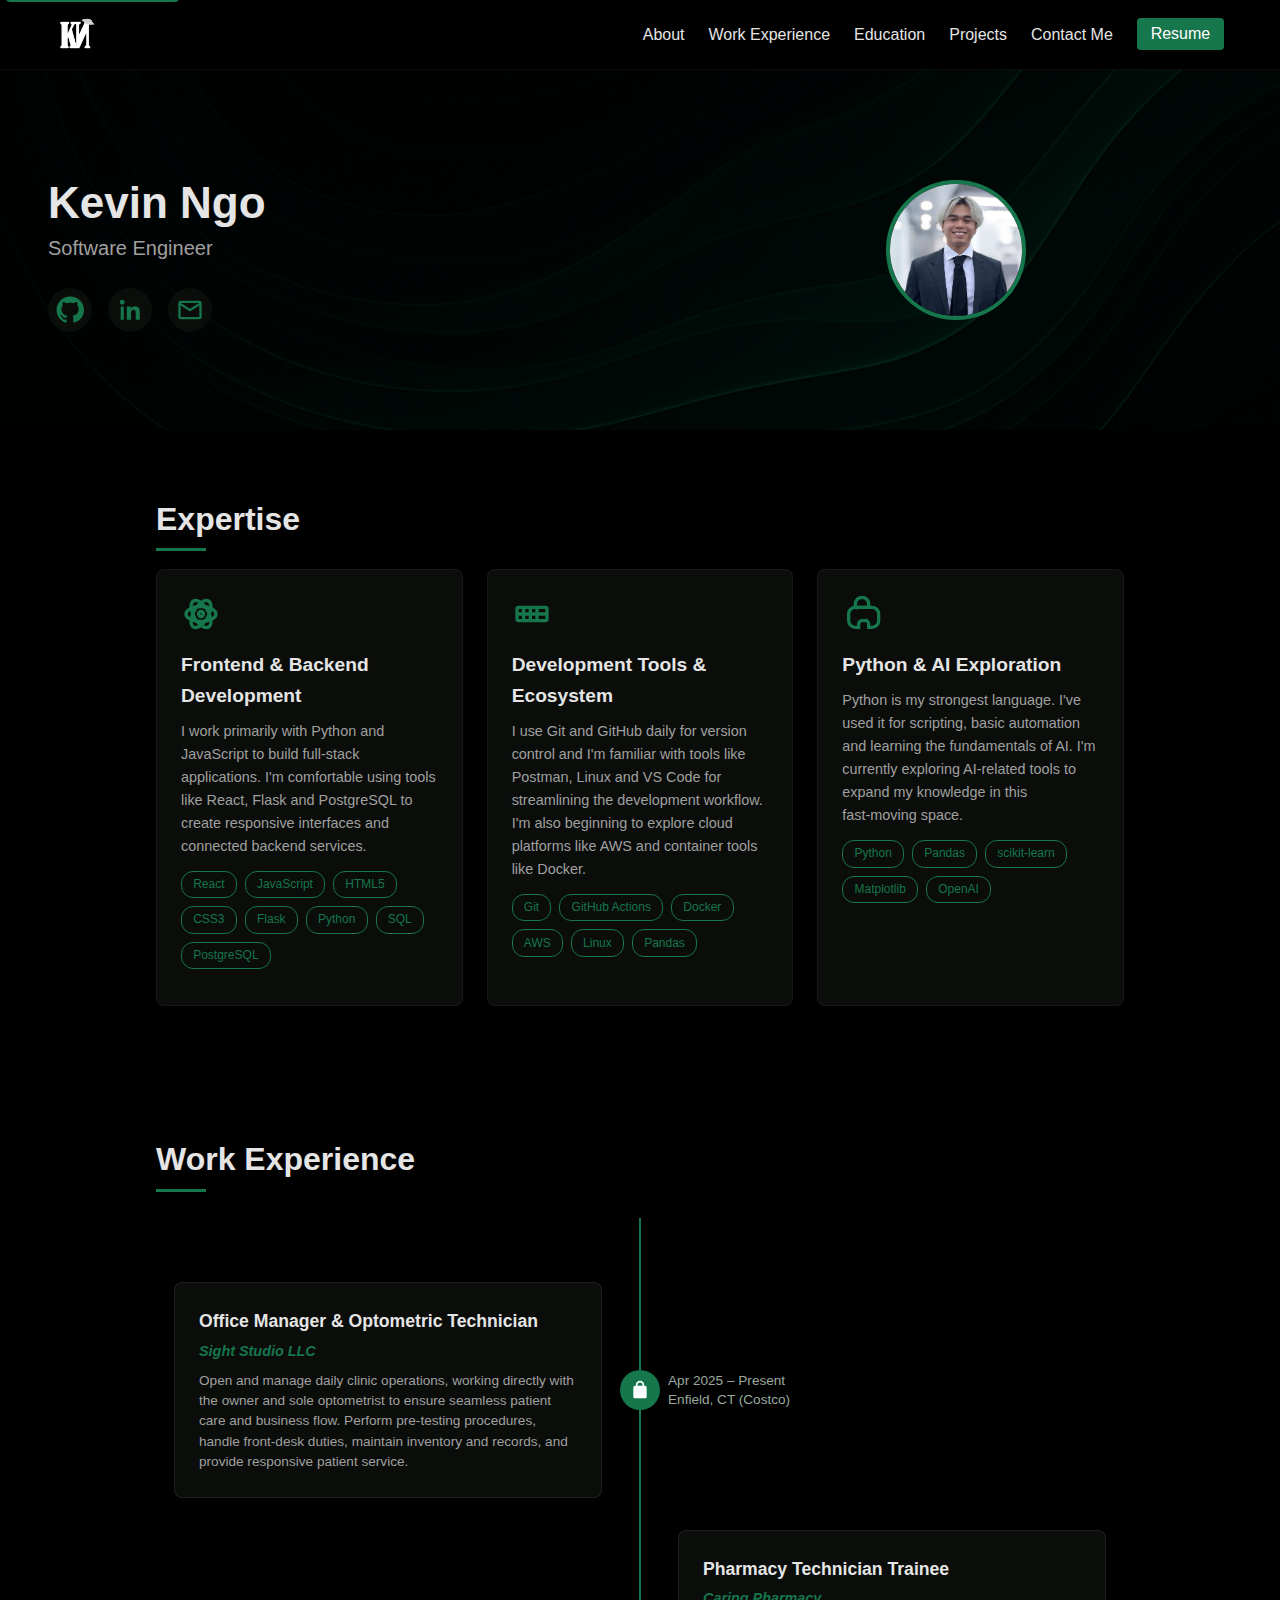
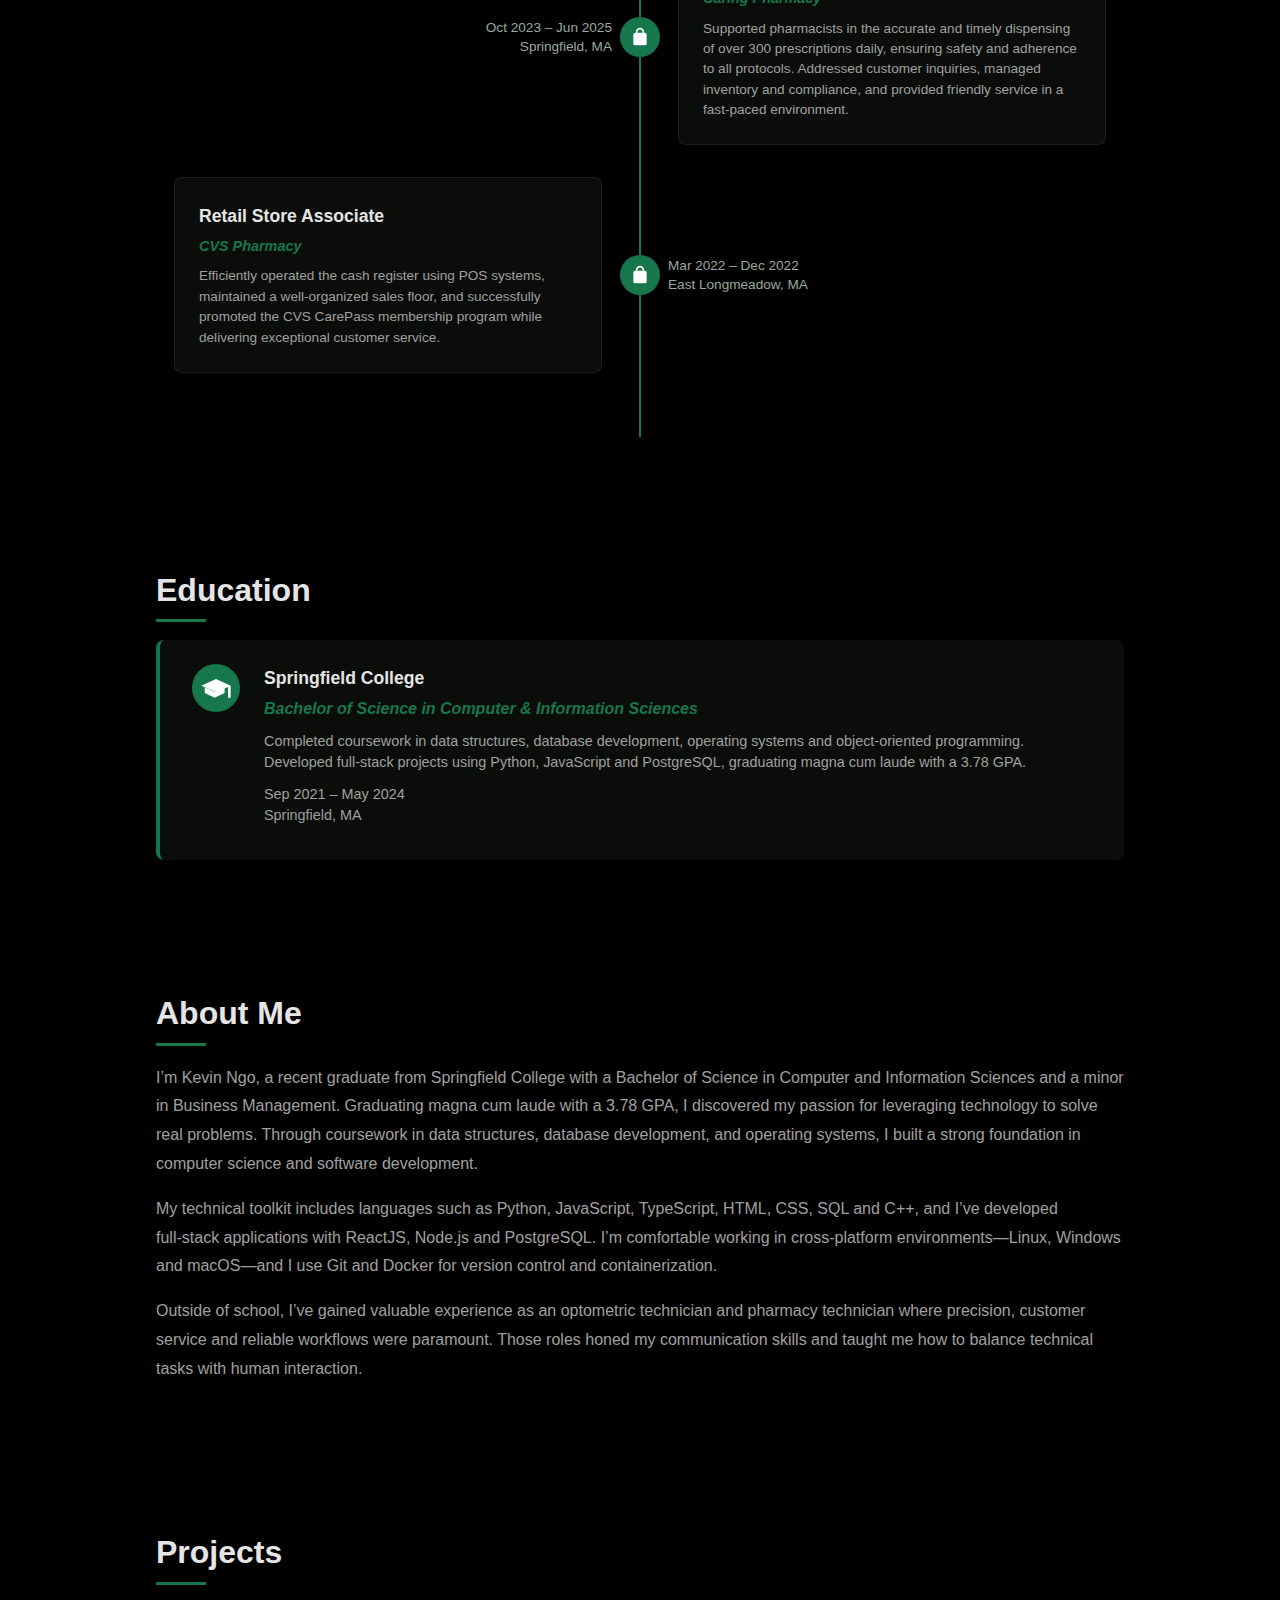
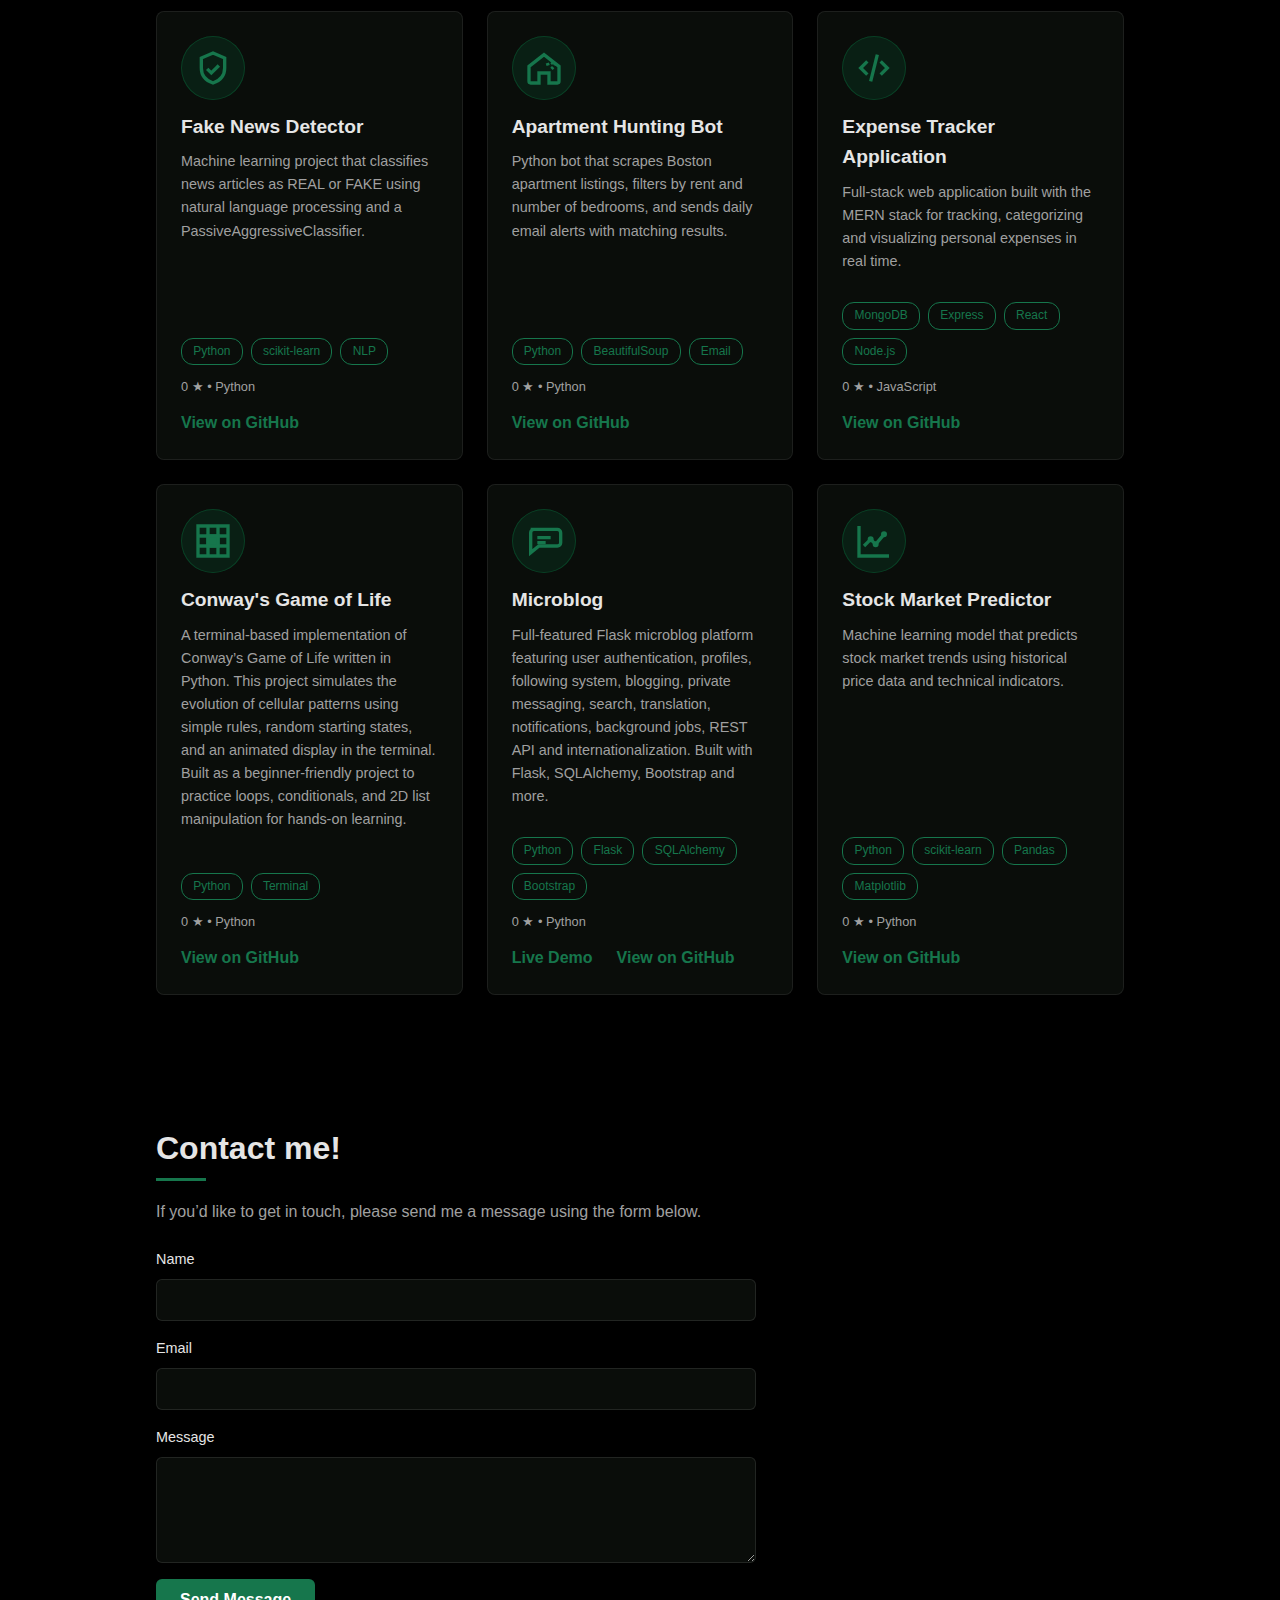
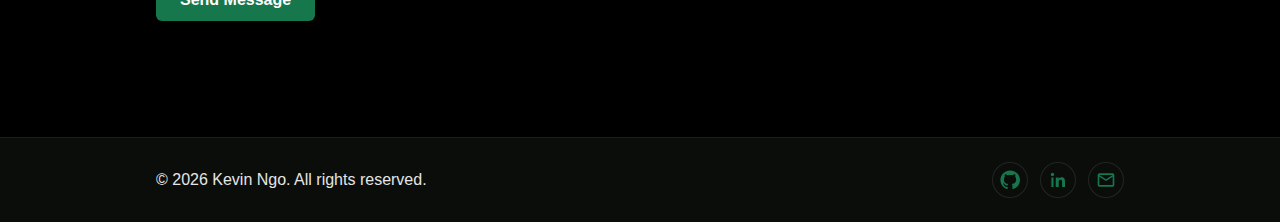
<file: index.html>
<!DOCTYPE html>
<html lang="en">
  <head>
    <meta charset="UTF-8" />
    <meta name="viewport" content="width=device-width, initial-scale=1.0" />
    <title>Kevin Ngo | Software Engineer Portfolio</title>
    <meta name="description" content="Kevin Ngo is a software engineer specializing in full-stack development with Python, JavaScript, React, and Flask. Recent Computer Science graduate with experience in web development, machine learning, and healthcare technology." />
    <meta name="keywords" content="Kevin Ngo, Software Engineer, Full Stack Developer, Python, JavaScript, React, Flask, Computer Science, Portfolio, Web Development" />
    <meta name="author" content="Kevin Ngo" />
    
    <!-- Open Graph / Facebook -->
    <meta property="og:type" content="website" />
    <meta property="og:url" content="https://kevinnngoo.github.io/kevin-ngo-website/" />
    <meta property="og:title" content="Kevin Ngo | Software Engineer Portfolio" />
    <meta property="og:description" content="Kevin Ngo is a software engineer specializing in full-stack development with Python, JavaScript, React, and Flask. Recent Computer Science graduate with experience in web development, machine learning, and healthcare technology." />
    <meta property="og:image" content="https://kevinnngoo.github.io/kevin-ngo-website/images/headshot.png" />
    
    <!-- Twitter -->
    <meta property="twitter:card" content="summary_large_image" />
    <meta property="twitter:url" content="https://kevinnngoo.github.io/kevin-ngo-website/" />
    <meta property="twitter:title" content="Kevin Ngo | Software Engineer Portfolio" />
    <meta property="twitter:description" content="Kevin Ngo is a software engineer specializing in full-stack development with Python, JavaScript, React, and Flask. Recent Computer Science graduate with experience in web development, machine learning, and healthcare technology." />
    <meta property="twitter:image" content="https://kevinnngoo.github.io/kevin-ngo-website/images/headshot.png" />
    
    <!-- Canonical URL -->
    <link rel="canonical" href="https://kevinnngoo.github.io/kevin-ngo-website/" />
    
    <!-- Favicon -->
    <link rel="icon" type="image/png" href="./images/logo.png" />
    
    <!-- Main stylesheet -->
    <link rel="stylesheet" href="./css/style.css" />
    
    <!-- Google Analytics (replace GA_MEASUREMENT_ID with your actual ID) -->
    <!-- 
    <script async src="https://www.googletagmanager.com/gtag/js?id=GA_MEASUREMENT_ID"></script>
    <script>
      window.dataLayer = window.dataLayer || [];
      function gtag(){dataLayer.push(arguments);}
      gtag('js', new Date());
      gtag('config', 'GA_MEASUREMENT_ID');
    </script>
    -->
    
    <!-- Structured Data -->
    <script type="application/ld+json">
    {
      "@context": "https://schema.org",
      "@type": "Person",
      "name": "Kevin Ngo",
      "jobTitle": "Software Engineer",
      "description": "Software engineer specializing in full-stack development with Python, JavaScript, React, and Flask",
      "url": "https://kevinnngoo.github.io/kevin-ngo-website/",
      "image": "https://kevinnngoo.github.io/kevin-ngo-website/images/headshot.png",
      "sameAs": [
        "https://github.com/kevinnngoo",
        "https://www.linkedin.com/in/kevinqngo/"
      ],
      "alumniOf": {
        "@type": "CollegeOrUniversity",
        "name": "Springfield College"
      },
      "knowsAbout": ["Python", "JavaScript", "React", "Flask", "PostgreSQL", "Machine Learning", "Web Development"]
    }
    </script>
  </head>
  <body>
    <!-- Skip navigation for accessibility -->
    <a href="#main-content" class="skip-nav">Skip to main content</a>
    
    <!-- Mobile menu overlay -->
    <nav 
      id="mobileMenu" 
      class="mobile-menu" 
      role="navigation" 
      aria-label="Mobile navigation menu"
    >
      <div class="mobile-menu__header">
        <img
          src="./images/logo.png"
          alt="Kevin Ngo logo - Professional software engineer branding"
          class="mobile-menu__logo"
          loading="lazy"
        />
        <button
          id="closeMenu"
          class="mobile-menu__close"
          aria-label="Close navigation menu"
        >
          &times;
        </button>
      </div>
      <!-- search removed -->
      <ul class="mobile-menu__nav">
        <li><a href="#about">About</a></li>
        <li><a href="#experience">Work Experience</a></li>
        <li><a href="#education">Education</a></li>
        <li><a href="#projects">Projects</a></li>
        <li><a href="#contact">Contact Me</a></li>
        <li><a href="./resume.pdf" download>Resume</a></li>
      </ul>
    </nav>

    <!-- Header navigation -->
    <header class="header" role="banner">
      <div class="header__container">
        <a href="#" class="header__logo" aria-label="Homepage">
          <img 
            src="./images/logo.png" 
            alt="Kevin Ngo logo - Professional software engineer branding" 
            loading="eager"
          />
        </a>
        <nav class="header__nav" role="navigation" aria-label="Main navigation">
          <ul class="header__links">
            <li><a href="#about">About</a></li>
            <li><a href="#experience">Work Experience</a></li>
            <li><a href="#education">Education</a></li>
            <li><a href="#projects">Projects</a></li>
            <li><a href="#contact">Contact Me</a></li>
            <li class="resume-link">
              <a href="./resume.pdf" download>Resume</a>
            </li>
          </ul>
        </nav>
        <!-- Hamburger button for mobile -->
        <button
          id="openMenu"
          class="header__toggle"
          aria-label="Open navigation menu"
        >
          <span></span>
          <span></span>
          <span></span>
        </button>
      </div>
    </header>

    <main id="main-content" role="main">
      <!-- Hero section -->
      <section class="hero">
        <!-- Background decorative image -->
        <img
          src="./images/hero-bg.png"
          alt=""
          class="hero__bg"
          loading="lazy"
          role="presentation"
        />
        <div class="hero__content">
          <div class="hero__text">
            <h1>Kevin Ngo</h1>
            <!-- Updated tagline to reflect current role -->
            <p>Software Engineer</p>
            <div class="hero__icons">
              <a
                href="https://github.com/kevinnngoo"
                target="_blank"
                rel="noopener"
                aria-label="GitHub profile"
              >
                <!-- GitHub SVG icon -->
                <svg
                  width="28"
                  height="28"
                  viewBox="0 0 24 24"
                  fill="currentColor"
                  xmlns="http://www.w3.org/2000/svg"
                >
                  <path
                    fill-rule="evenodd"
                    clip-rule="evenodd"
                    d="M12 .5C5.649.5.5 5.649.5 12c0 5.084 3.292 9.387 7.865 10.907.575.107.785-.249.785-.554 0-.273-.01-1.174-.016-2.13-3.195.694-3.871-1.54-3.871-1.54-.524-1.331-1.28-1.687-1.28-1.687-1.047-.717.08-.703.08-.703 1.158.081 1.768 1.189 1.768 1.189 1.03 1.767 2.705 1.257 3.364.96.104-.746.404-1.256.735-1.546-2.552-.291-5.238-1.276-5.238-5.683 0-1.256.448-2.285 1.183-3.09-.119-.29-.513-1.463.111-3.05 0 0 .965-.31 3.163 1.18a10.92 10.92 0 012.884-.388c.979.004 1.967.132 2.884.388 2.198-1.49 3.161-1.18 3.161-1.18.626 1.587.232 2.76.114 3.05.737.806 1.182 1.834 1.182 3.09 0 4.417-2.69 5.388-5.253 5.674.416.356.786 1.061.786 2.143 0 1.548-.013 2.795-.013 3.176 0 .308.207.666.791.553C20.716 21.383 24 17.083 24 12c0-6.351-5.149-11.5-12-11.5z"
                  />
                </svg>
              </a>
              <a
                href="https://www.linkedin.com/in/kevinqngo/"
                target="_blank"
                rel="noopener"
                aria-label="LinkedIn profile"
              >
                <!-- LinkedIn SVG icon -->
                <svg
                  width="28"
                  height="28"
                  viewBox="0 0 24 24"
                  fill="currentColor"
                  xmlns="http://www.w3.org/2000/svg"
                >
                  <path
                    d="M20.447 20.452h-3.554v-5.622c0-1.341-.028-3.068-1.872-3.068-1.873 0-2.159 1.463-2.159 2.968v5.722h-3.553V9h3.414v1.561h.049c.476-.9 1.637-1.848 3.368-1.848 3.602 0 4.268 2.372 4.268 5.456v6.284zM5.337 7.433a2.073 2.073 0 110-4.146 2.073 2.073 0 010 4.146zM6.655 20.452H4.019V9h2.636v11.452z"
                  />
                </svg>
              </a>
              <!-- Email button -->
              <a href="mailto:kevinngo2002@gmail.com" aria-label="Send email">
                <!-- Envelope SVG icon -->
                <svg
                  width="28"
                  height="28"
                  viewBox="0 0 24 24"
                  fill="currentColor"
                  xmlns="http://www.w3.org/2000/svg"
                >
                  <path
                    d="M2 6a2 2 0 012-2h16a2 2 0 012 2v12a2 2 0 01-2 2H4a2 2 0 01-2-2V6zm2 0l8 5 8-5H4zm0 2.236v9.764h16V8.236l-8 5-8-5z"
                  />
                </svg>
              </a>
            </div>
          </div>
          <div class="hero__image">
            <img 
              src="./images/headshot.png" 
              alt="Kevin Ngo - Professional headshot of a software engineer with dark hair, wearing professional attire and smiling" 
              loading="eager"
            />
          </div>
        </div>
      </section>

      <!-- Expertise section -->
      <section id="expertise" class="expertise">
        <div class="section__container">
          <h2>Expertise</h2>
          <div class="expertise__cards">
            <!-- Card 1 -->
            <div class="expertise-card">
              <!-- Atom/technology icon -->
              <svg
                class="expertise-card__icon"
                width="40"
                height="40"
                viewBox="0 0 24 24"
                fill="none"
                xmlns="http://www.w3.org/2000/svg"
              >
                <circle
                  cx="12"
                  cy="12"
                  r="1.5"
                  stroke="currentColor"
                  stroke-width="2"
                />
                <ellipse
                  cx="12"
                  cy="12"
                  rx="9"
                  ry="4.5"
                  transform="rotate(60 12 12)"
                  stroke="currentColor"
                  stroke-width="2"
                />
                <ellipse
                  cx="12"
                  cy="12"
                  rx="9"
                  ry="4.5"
                  transform="rotate(-60 12 12)"
                  stroke="currentColor"
                  stroke-width="2"
                />
                <ellipse
                  cx="12"
                  cy="12"
                  rx="9"
                  ry="4.5"
                  stroke="currentColor"
                  stroke-width="2"
                />
              </svg>
              <h3>Frontend &amp; Backend Development</h3>
              <p>
                I work primarily with Python and JavaScript to build full‑stack
                applications. I'm comfortable using tools like React, Flask and
                PostgreSQL to create responsive interfaces and connected backend
                services.
              </p>
              <div class="tech-list">
                <span>React</span><span>JavaScript</span><span>HTML5</span
                ><span>CSS3</span><span>Flask</span><span>Python</span
                ><span>SQL</span><span>PostgreSQL</span>
              </div>
            </div>
            <!-- Card 2 -->
            <div class="expertise-card">
              <!-- Container icon -->
              <svg
                class="expertise-card__icon"
                width="40"
                height="40"
                viewBox="0 0 24 24"
                fill="none"
                xmlns="http://www.w3.org/2000/svg"
              >
                <rect
                  x="3"
                  y="8"
                  width="18"
                  height="8"
                  rx="1"
                  stroke="currentColor"
                  stroke-width="2"
                />
                <path d="M3 12h18" stroke="currentColor" stroke-width="2" />
                <path d="M7 8v8" stroke="currentColor" stroke-width="2" />
                <path d="M11 8v8" stroke="currentColor" stroke-width="2" />
                <path d="M15 8v8" stroke="currentColor" stroke-width="2" />
              </svg>
              <h3>Development Tools &amp; Ecosystem</h3>
              <p>
                I use Git and GitHub daily for version control and I'm familiar
                with tools like Postman, Linux and VS Code for streamlining the
                development workflow. I'm also beginning to explore cloud
                platforms like AWS and container tools like Docker.
              </p>
              <div class="tech-list">
                <span>Git</span><span>GitHub Actions</span><span>Docker</span
                ><span>AWS</span><span>Linux</span><span>Pandas</span>
              </div>
            </div>
            <!-- Card 3 -->
            <div class="expertise-card">
              <!-- Python/AI icon -->
              <svg
                class="expertise-card__icon"
                width="40"
                height="40"
                viewBox="0 0 24 24"
                fill="none"
                xmlns="http://www.w3.org/2000/svg"
              >
                <path
                  d="M12 2c-2.21 0-4 1.79-4 4v2h8V6c0-2.21-1.79-4-4-4z"
                  stroke="currentColor"
                  stroke-width="2"
                  fill="none"
                />
                <path
                  d="M16 8H8a4 4 0 00-4 4v4c0 2.21 1.79 4 4 4h2v-2a2 2 0 012-2h2a2 2 0 012 2v2h2c2.21 0 4-1.79 4-4v-4a4 4 0 00-4-4z"
                  stroke="currentColor"
                  stroke-width="2"
                  fill="none"
                />
                <circle cx="9" cy="9" r="0.5" fill="currentColor" />
                <circle cx="15" cy="15" r="0.5" fill="currentColor" />
              </svg>
              <h3>Python &amp; AI Exploration</h3>
              <p>
                Python is my strongest language. I've used it for scripting,
                basic automation and learning the fundamentals of AI. I'm
                currently exploring AI‑related tools to expand my knowledge in
                this fast‑moving space.
              </p>
              <div class="tech-list">
                <span>Python</span><span>Pandas</span><span>scikit‑learn</span
                ><span>Matplotlib</span><span>OpenAI</span>
              </div>
            </div>
          </div>
        </div>
      </section>

      <!-- Experience section -->
      <section id="experience" class="experience">
        <div class="section__container">
          <!-- Updated heading to clarify section purpose -->
          <h2>Work Experience</h2>
          <div class="timeline">
            <!-- Office Manager & Optometric Technician (left orientation) -->
            <div class="timeline-item left">
              <div class="timeline-card">
                <h3>Office Manager &amp; Optometric Technician</h3>
                <h4>Sight Studio LLC</h4>
                <p>
                  Open and manage daily clinic operations, working directly with
                  the owner and sole optometrist to ensure seamless patient care
                  and business flow. Perform pre‑testing procedures, handle
                  front‑desk duties, maintain inventory and records, and provide
                  responsive patient service.
                </p>
              </div>
              <div class="timeline-icon">
                <svg
                  width="20"
                  height="20"
                  viewBox="0 0 24 24"
                  fill="currentColor"
                  xmlns="http://www.w3.org/2000/svg"
                >
                  <path
                    d="M7 7V6a5 5 0 0110 0v1h1a2 2 0 012 2v11a2 2 0 01-2 2H6a2 2 0 01-2-2V9a2 2 0 012-2h1zm2-1v1h6V6a3 3 0 00-6 0z"
                  />
                </svg>
              </div>
              <div class="timeline-date">
                Apr 2025 – Present<br />
                Enfield, CT (Costco)
              </div>
            </div>
            <!-- Pharmacy Technician Trainee (right orientation) -->
            <div class="timeline-item right">
              <div class="timeline-date">
                Oct 2023 – Jun 2025<br />
                Springfield, MA
              </div>
              <div class="timeline-icon">
                <svg
                  width="20"
                  height="20"
                  viewBox="0 0 24 24"
                  fill="currentColor"
                  xmlns="http://www.w3.org/2000/svg"
                >
                  <path
                    d="M7 7V6a5 5 0 0110 0v1h1a2 2 0 012 2v11a2 2 0 01-2 2H6a2 2 0 01-2-2V9a2 2 0 012-2h1zm2-1v1h6V6a3 3 0 00-6 0z"
                  />
                </svg>
              </div>
              <div class="timeline-card">
                <h3>Pharmacy Technician Trainee</h3>
                <h4>Caring Pharmacy</h4>
                <p>
                  Supported pharmacists in the accurate and timely dispensing of
                  over 300 prescriptions daily, ensuring safety and adherence to
                  all protocols. Addressed customer inquiries, managed inventory
                  and compliance, and provided friendly service in a
                  fast‑paced&nbsp;environment.
                </p>
              </div>
            </div>
            <!-- Retail Store Associate (left orientation) -->
            <div class="timeline-item left">
              <div class="timeline-card">
                <h3>Retail Store Associate</h3>
                <h4>CVS Pharmacy</h4>
                <p>
                  Efficiently operated the cash register using POS systems,
                  maintained a well‑organized sales floor, and successfully
                  promoted the CVS CarePass membership program while delivering
                  exceptional customer service.
                </p>
              </div>
              <div class="timeline-icon">
                <svg
                  width="20"
                  height="20"
                  viewBox="0 0 24 24"
                  fill="currentColor"
                  xmlns="http://www.w3.org/2000/svg"
                >
                  <path
                    d="M7 7V6a5 5 0 0110 0v1h1a2 2 0 012 2v11a2 2 0 01-2 2H6a2 2 0 01-2-2V9a2 2 0 012-2h1zm2-1v1h6V6a3 3 0 00-6 0z"
                  />
                </svg>
              </div>
              <div class="timeline-date">
                Mar 2022 – Dec 2022<br />
                East Longmeadow, MA
              </div>
            </div>
          </div>
        </div>
      </section>

      <!-- Education section -->
      <section id="education" class="education">
        <div class="section__container">
          <h2>Education</h2>
          <div class="education__item">
            <div class="education__icon">
              <!-- Graduation cap icon -->
              <svg
                width="32"
                height="32"
                viewBox="0 0 24 24"
                fill="currentColor"
                xmlns="http://www.w3.org/2000/svg"
              >
                <path d="M12 3L1 8l11 5 9-4.09V17h2V8L12 3z" />
                <path
                  d="M11 12.84L3.56 9.23v4.31L11 17.15l7.44-3.61v-4.31L11 12.84z"
                />
              </svg>
            </div>
            <div class="education__content">
              <h3>Springfield College</h3>
              <h4>
                Bachelor of Science in Computer &amp; Information Sciences
              </h4>
              <p>
                Completed coursework in data structures, database development,
                operating systems and object‑oriented programming. Developed
                full‑stack projects using Python, JavaScript and PostgreSQL,
                graduating magna cum laude with a 3.78 GPA.
              </p>
              <p class="education__meta">
                Sep 2021 – May 2024<br />
                Springfield, MA
              </p>
            </div>
          </div>
        </div>
      </section>

      <!-- About section -->
      <section id="about" class="about">
        <div class="section__container">
          <h2>About Me</h2>
          <p>
            I’m Kevin Ngo, a recent graduate from Springfield College with a
            Bachelor of Science in Computer and Information Sciences and a minor
            in Business Management. Graduating magna cum laude with a 3.78 GPA,
            I discovered my passion for leveraging technology to solve real
            problems. Through coursework in data structures, database
            development, and operating systems, I built a strong foundation in
            computer science and software development.
          </p>
          <p>
            My technical toolkit includes languages such as Python, JavaScript,
            TypeScript, HTML, CSS, SQL and C++, and I’ve developed full‑stack
            applications with ReactJS, Node.js and PostgreSQL. I’m comfortable
            working in cross‑platform environments—Linux, Windows and macOS—and
            I use Git and Docker for version control and containerization.
          </p>
          <p>
            Outside of school, I’ve gained valuable experience as an optometric
            technician and pharmacy technician where precision, customer service
            and reliable workflows were paramount. Those roles honed my
            communication skills and taught me how to balance technical tasks
            with human interaction.
          </p>
        </div>
      </section>

      <!-- Projects section -->
      <section id="projects" class="projects">
        <div class="section__container">
          <h2>Projects</h2>
          <div id="projectsGrid" class="projects__grid">
            <!-- Project cards will be injected here by script.js -->
          </div>
        </div>
      </section>

      <!-- Contact section -->
      <section id="contact" class="contact">
        <div class="section__container">
          <h2>Contact me!</h2>
          <p>
            If you’d like to get in touch, please send me a message using the
            form below.
          </p>
          <form id="contactForm" class="contact__form">
            <div class="contact__field">
              <label for="name">Name</label>
              <input type="text" id="name" name="name" required />
            </div>
            <div class="contact__field">
              <label for="email">Email</label>
              <input type="email" id="email" name="email" required />
            </div>
            <div class="contact__field">
              <label for="message">Message</label>
              <textarea
                id="message"
                name="message"
                rows="5"
                required
              ></textarea>
            </div>
            <button type="submit" class="contact__submit">Send Message</button>
            <p id="formStatus" class="contact__status" role="status"></p>
          </form>
        </div>
      </section>
    </main>

    <footer class="footer">
      <div class="footer__container">
        <p>&copy; <span id="year"></span> Kevin Ngo. All rights reserved.</p>
        <div class="footer__socials">
          <a
            href="https://github.com/kevinnngoo"
            target="_blank"
            rel="noopener"
            aria-label="GitHub"
          >
            <svg
              width="20"
              height="20"
              viewBox="0 0 24 24"
              fill="currentColor"
              xmlns="http://www.w3.org/2000/svg"
            >
              <path
                fill-rule="evenodd"
                clip-rule="evenodd"
                d="M12 .5C5.649.5.5 5.649.5 12c0 5.084 3.292 9.387 7.865 10.907.575.107.785-.249.785-.554 0-.273-.01-1.174-.016-2.13-3.195.694-3.871-1.54-3.871-1.54-.524-1.331-1.28-1.687-1.28-1.687-1.047-.717.08-.703.08-.703 1.158.081 1.768 1.189 1.768 1.189 1.03 1.767 2.705 1.257 3.364.96.104-.746.404-1.256.735-1.546-2.552-.291-5.238-1.276-5.238-5.683 0-1.256.448-2.285 1.183-3.09-.119-.29-.513-1.463.111-3.05 0 0 .965-.31 3.163 1.18a10.92 10.92 0 012.884-.388c.979.004 1.967.132 2.884.388 2.198-1.49 3.161-1.18 3.161-1.18.626 1.587.232 2.76.114 3.05.737.806 1.182 1.834 1.182 3.09 0 4.417-2.69 5.388-5.253 5.674.416.356.786 1.061.786 2.143 0 1.548-.013 2.795-.013 3.176 0 .308.207.666.791.553C20.716 21.383 24 17.083 24 12c0-6.351-5.149-11.5-12-11.5z"
              />
            </svg>
          </a>
          <a
            href="https://www.linkedin.com/in/kevinqngo/"
            target="_blank"
            rel="noopener"
            aria-label="LinkedIn"
          >
            <svg
              width="20"
              height="20"
              viewBox="0 0 24 24"
              fill="currentColor"
              xmlns="http://www.w3.org/2000/svg"
            >
              <path
                d="M20.447 20.452h-3.554v-5.622c0-1.341-.028-3.068-1.872-3.068-1.873 0-2.159 1.463-2.159 2.968v5.722h-3.553V9h3.414v1.561h.049c.476-.9 1.637-1.848 3.368-1.848 3.602 0 4.268 2.372 4.268 5.456v6.284zM5.337 7.433a2.073 2.073 0 110-4.146 2.073 2.073 0 010 4.146zM6.655 20.452H4.019V9h2.636v11.452z"
              />
            </svg>
          </a>
          <!-- Email link in the footer -->
          <a
            href="mailto:kevinngo2002@gmail.com"
            aria-label="Email"
            target="_blank"
            rel="noopener"
          >
            <svg
              width="20"
              height="20"
              viewBox="0 0 24 24"
              fill="currentColor"
              xmlns="http://www.w3.org/2000/svg"
            >
              <path
                d="M2 6a2 2 0 012-2h16a2 2 0 012 2v12a2 2 0 01-2 2H4a2 2 0 01-2-2V6zm2 0l8 5 8-5H4zm0 2.236v9.764h16V8.236l-8 5-8-5z"
              />
            </svg>
          </a>
        </div>
      </div>
    </footer>

    <!-- JavaScript -->
    <script src="./js/script.js"></script>
  </body>
</html>
</file>
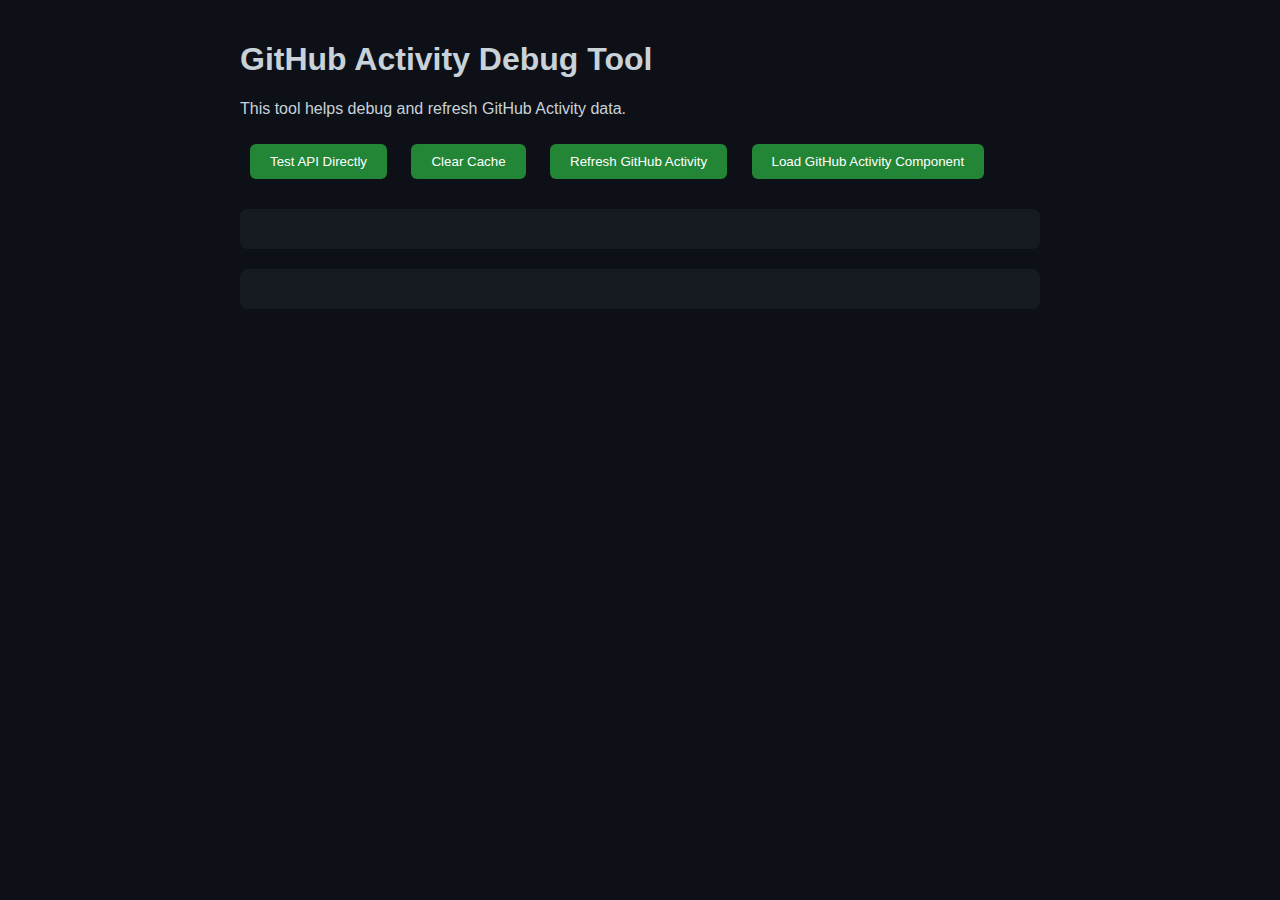
<file: debug-github-activity.html>
<!DOCTYPE html>
<html lang="en">
<head>
    <meta charset="UTF-8">
    <meta name="viewport" content="width=device-width, initial-scale=1.0">
    <title>GitHub Activity Test - Force Refresh</title>
    <style>
        body {
            font-family: Arial, sans-serif;
            max-width: 800px;
            margin: 0 auto;
            padding: 20px;
            background: #0d1117;
            color: #c9d1d9;
        }
        .btn {
            background: #238636;
            color: white;
            border: none;
            padding: 10px 20px;
            border-radius: 6px;
            cursor: pointer;
            margin: 10px;
        }
        .btn:hover {
            background: #2ea043;
        }
        #results {
            background: #161b22;
            padding: 20px;
            border-radius: 8px;
            margin-top: 20px;
            white-space: pre-wrap;
            font-family: monospace;
        }
        #githubActivity {
            margin-top: 20px;
            padding: 20px;
            background: #161b22;
            border-radius: 8px;
        }
    </style>
</head>
<body>
    <h1>GitHub Activity Debug Tool</h1>
    <p>This tool helps debug and refresh GitHub Activity data.</p>
    
    <button class="btn" onclick="testAPI()">Test API Directly</button>
    <button class="btn" onclick="clearCache()">Clear Cache</button>
    <button class="btn" onclick="refreshActivity()">Refresh GitHub Activity</button>
    <button class="btn" onclick="loadActivity()">Load GitHub Activity Component</button>
    
    <div id="results"></div>
    <div id="githubActivity"></div>

    <script type="module">
        import GitHubActivity from './js/github-activity.js';

        let githubActivity = null;

        window.testAPI = async function() {
            const results = document.getElementById('results');
            results.textContent = 'Testing API...';
            
            try {
                const response = await fetch('/api/github-stats?username=kevinnngoo');
                const data = await response.json();
                
                // Show detailed analysis
                let analysis = `API Response Analysis:\n\n`;
                analysis += `Total Commits: ${data.contributions?.totalCommits || 'N/A'}\n`;
                analysis += `Total PRs: ${data.contributions?.totalPRs || 'N/A'}\n`;
                analysis += `Total Issues: ${data.contributions?.totalIssues || 'N/A'}\n\n`;
                
                if (data.contributions?.calendar) {
                    const calendar = data.contributions.calendar;
                    analysis += `Calendar entries: ${calendar.length}\n`;
                    
                    // Find date range
                    const dates = calendar.map(d => d.date).sort();
                    analysis += `Date range: ${dates[0]} to ${dates[dates.length - 1]}\n`;
                    
                    // Count non-zero days
                    const activeDays = calendar.filter(d => d.count > 0);
                    analysis += `Active days: ${activeDays.length}\n`;
                    
                    // Total contributions
                    const totalContributions = calendar.reduce((sum, day) => sum + day.count, 0);
                    analysis += `Total contributions: ${totalContributions}\n\n`;
                    
                    // Show first few and last few entries
                    analysis += `First 5 entries:\n`;
                    calendar.slice(0, 5).forEach(day => {
                        analysis += `  ${day.date}: ${day.count}\n`;
                    });
                    
                    analysis += `\nLast 5 entries:\n`;
                    calendar.slice(-5).forEach(day => {
                        analysis += `  ${day.date}: ${day.count}\n`;
                    });
                    
                    // Show active days
                    if (activeDays.length > 0) {
                        analysis += `\nActive days (first 10):\n`;
                        activeDays.slice(0, 10).forEach(day => {
                            analysis += `  ${day.date}: ${day.count}\n`;
                        });
                    }
                }
                
                analysis += `\n\nFull JSON:\n${JSON.stringify(data, null, 2)}`;
                results.textContent = analysis;
            } catch (error) {
                results.textContent = `Error: ${error.message}`;
            }
        };

        window.clearCache = function() {
            localStorage.clear();
            document.getElementById('results').textContent = 'Cache cleared!';
        };

        window.refreshActivity = async function() {
            if (githubActivity) {
                await githubActivity.refresh();
                document.getElementById('results').textContent = 'GitHub Activity refreshed!';
            } else {
                document.getElementById('results').textContent = 'Please load GitHub Activity component first.';
            }
        };

        window.loadActivity = function() {
            const container = document.getElementById('githubActivity');
            container.innerHTML = '<div id="githubActivityContainer"></div>';
            
            githubActivity = new GitHubActivity('githubActivityContainer', {
                username: 'kevinnngoo',
                apiEndpoint: '/api/github-stats'
            });
            
            document.getElementById('results').textContent = 'GitHub Activity component loaded!';
        };
    </script>
</body>
</html>
</file>
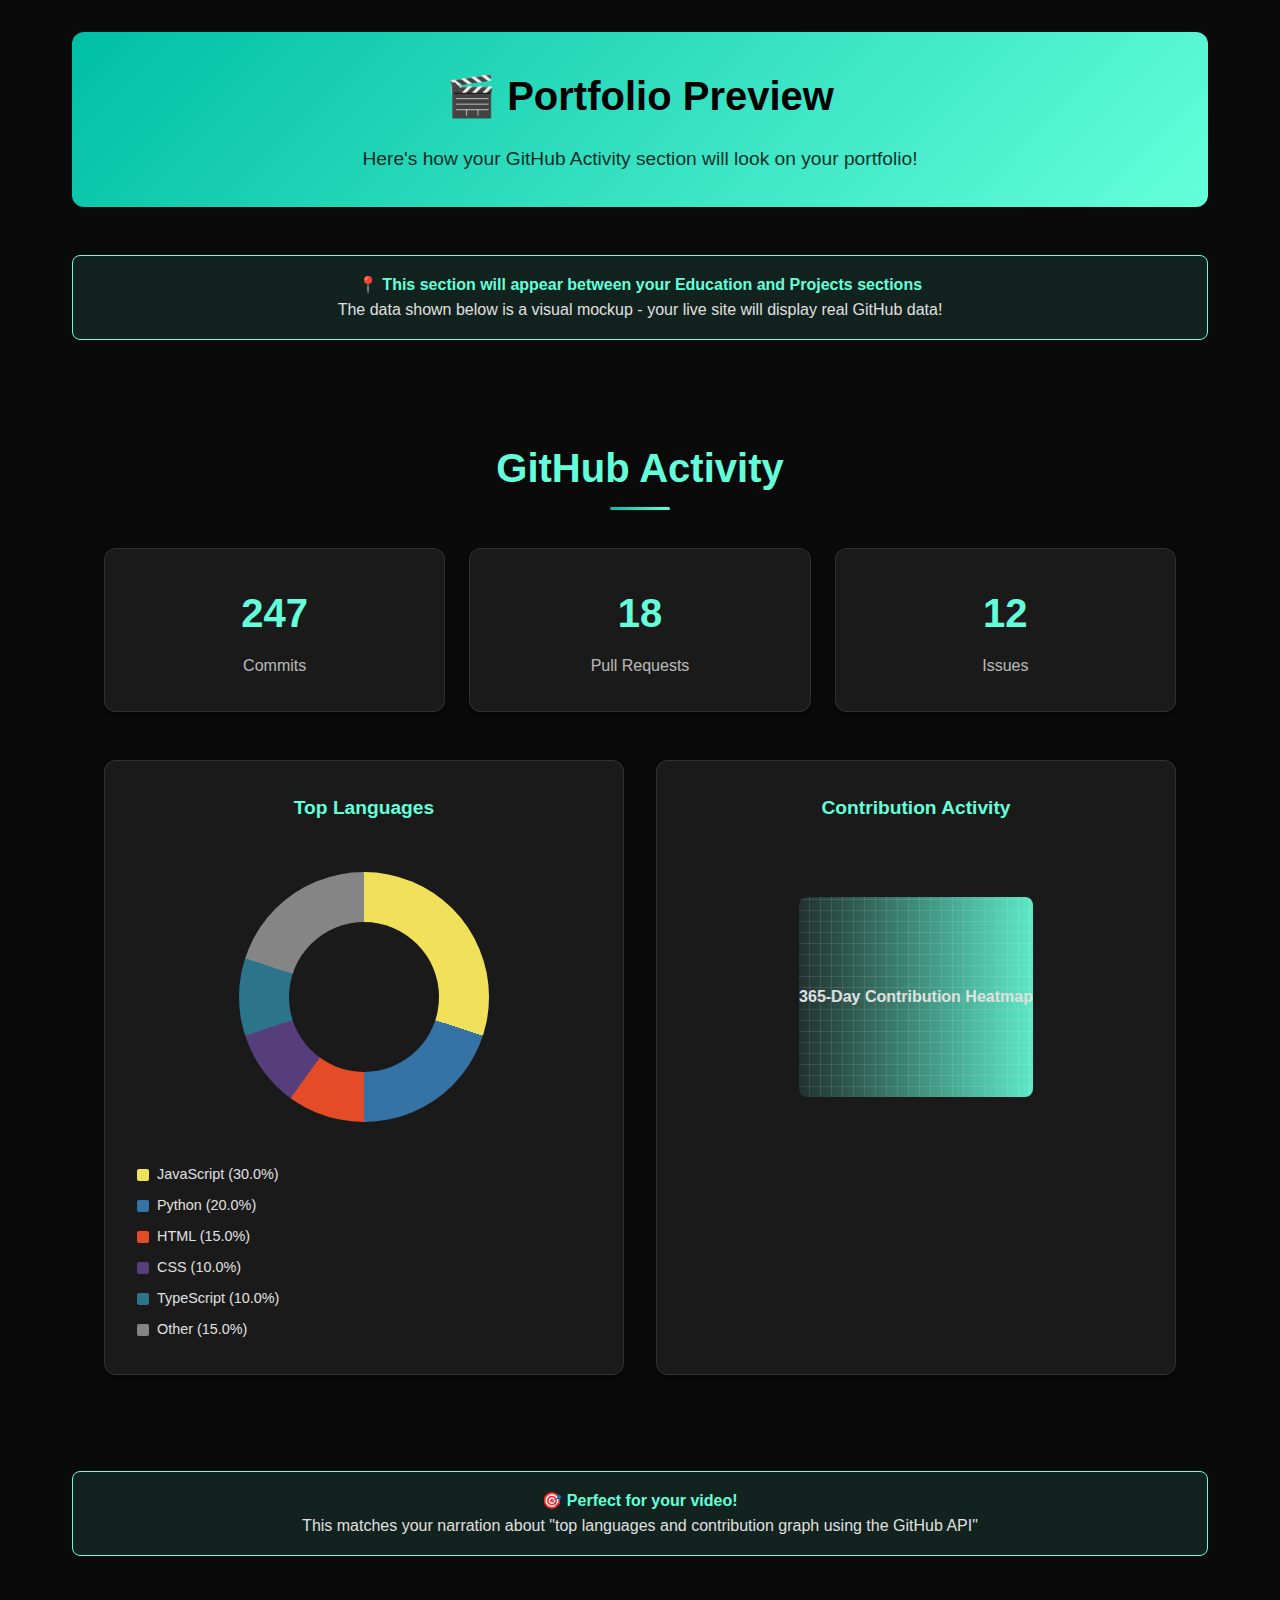
<file: portfolio-preview.html>
<!DOCTYPE html>
<html lang="en">
<head>
    <meta charset="UTF-8">
    <meta name="viewport" content="width=device-width, initial-scale=1.0">
    <title>Kevin Ngo Portfolio - GitHub Activity Preview</title>
    <style>
        * {
            margin: 0;
            padding: 0;
            box-sizing: border-box;
        }

        :root {
            --bg-color: #0a0a0a;
            --surface-color: #1a1a1a;
            --text-color: #e0e0e0;
            --accent-light: #64ffda;
            --accent-dark: #00bfa5;
        }

        body {
            font-family: 'Arial', sans-serif;
            background-color: var(--bg-color);
            color: var(--text-color);
            line-height: 1.6;
        }

        .preview-container {
            max-width: 1200px;
            margin: 0 auto;
            padding: 2rem;
        }

        .preview-header {
            text-align: center;
            margin-bottom: 3rem;
            padding: 2rem;
            background: linear-gradient(135deg, var(--accent-dark), var(--accent-light));
            border-radius: 12px;
            color: #000;
        }

        .preview-header h1 {
            font-size: 2.5rem;
            margin-bottom: 1rem;
        }

        .preview-header p {
            font-size: 1.2rem;
            opacity: 0.8;
        }

        /* GitHub Activity Styles */
        .github-activity {
            padding: 4rem 0;
            background-color: var(--bg-color);
        }

        .section__container {
            max-width: 1200px;
            margin: 0 auto;
            padding: 0 2rem;
        }

        .section__container h2 {
            font-size: 2.5rem;
            text-align: center;
            margin-bottom: 3rem;
            color: var(--accent-light);
            position: relative;
        }

        .section__container h2::after {
            content: '';
            position: absolute;
            bottom: -10px;
            left: 50%;
            transform: translateX(-50%);
            width: 60px;
            height: 3px;
            background: linear-gradient(90deg, var(--accent-dark), var(--accent-light));
            border-radius: 2px;
        }

        .github-activity__container {
            max-width: 1200px;
            margin: 0 auto;
        }

        /* Activity Stats */
        .activity__stats {
            display: grid;
            grid-template-columns: repeat(auto-fit, minmax(200px, 1fr));
            gap: 1.5rem;
            margin-bottom: 3rem;
        }

        .stat__item {
            background-color: var(--surface-color);
            padding: 2rem;
            border-radius: 12px;
            text-align: center;
            box-shadow: 0 4px 6px rgba(0, 0, 0, 0.3);
            border: 1px solid rgba(255, 255, 255, 0.1);
            transition: transform 0.2s ease, box-shadow 0.2s ease;
        }

        .stat__item:hover {
            transform: translateY(-2px);
            box-shadow: 0 8px 12px rgba(0, 0, 0, 0.4);
        }

        .stat__number {
            font-size: 2.5rem;
            font-weight: 700;
            color: var(--accent-light);
            margin-bottom: 0.5rem;
        }

        .stat__label {
            font-size: 1rem;
            color: var(--text-color);
            opacity: 0.8;
        }

        /* Charts Layout */
        .activity__charts {
            display: grid;
            grid-template-columns: 1fr 1fr;
            gap: 2rem;
            margin-top: 2rem;
        }

        .chart__section {
            background-color: var(--surface-color);
            padding: 2rem;
            border-radius: 12px;
            box-shadow: 0 4px 6px rgba(0, 0, 0, 0.3);
            border: 1px solid rgba(255, 255, 255, 0.1);
        }

        .chart__section h3 {
            color: var(--accent-light);
            font-size: 1.2rem;
            margin-bottom: 1.5rem;
            text-align: center;
        }

        .chart__container {
            display: flex;
            justify-content: center;
            align-items: center;
            min-height: 300px;
        }

        .chart__content {
            position: relative;
        }

        /* Mock Chart Styles */
        .mock-donut-chart {
            width: 250px;
            height: 250px;
            border-radius: 50%;
            background: conic-gradient(
                #f1e05a 0deg 108deg,
                #3572A5 108deg 180deg,
                #e34c26 180deg 216deg,
                #563d7c 216deg 252deg,
                #2b7489 252deg 288deg,
                #858585 288deg 360deg
            );
            position: relative;
            display: flex;
            align-items: center;
            justify-content: center;
        }

        .mock-donut-chart::before {
            content: '';
            width: 150px;
            height: 150px;
            background-color: var(--surface-color);
            border-radius: 50%;
            position: absolute;
        }

        .mock-heatmap {
            width: 100%;
            height: 200px;
            background: linear-gradient(90deg, 
                rgba(100, 255, 218, 0.1) 0%,
                rgba(100, 255, 218, 0.3) 25%,
                rgba(100, 255, 218, 0.5) 50%,
                rgba(100, 255, 218, 0.7) 75%,
                rgba(100, 255, 218, 0.9) 100%
            );
            border-radius: 8px;
            display: flex;
            align-items: center;
            justify-content: center;
            color: var(--text-color);
            font-weight: bold;
            position: relative;
            overflow: hidden;
        }

        .mock-heatmap::before {
            content: '';
            position: absolute;
            top: 0;
            left: 0;
            right: 0;
            bottom: 0;
            background-image: 
                repeating-linear-gradient(
                    0deg,
                    transparent,
                    transparent 10px,
                    rgba(255,255,255,0.1) 10px,
                    rgba(255,255,255,0.1) 11px
                ),
                repeating-linear-gradient(
                    90deg,
                    transparent,
                    transparent 10px,
                    rgba(255,255,255,0.1) 10px,
                    rgba(255,255,255,0.1) 11px
                );
        }

        /* Languages Chart Legend */
        .chart__legend {
            margin-top: 1rem;
            display: flex;
            flex-direction: column;
            gap: 0.5rem;
        }

        .legend__item {
            display: flex;
            align-items: center;
            gap: 0.5rem;
            font-size: 0.9rem;
        }

        .legend__color {
            width: 12px;
            height: 12px;
            border-radius: 2px;
            flex-shrink: 0;
        }

        .legend__label {
            color: var(--text-color);
        }

        /* Responsive Charts */
        @media (max-width: 768px) {
            .activity__charts {
                grid-template-columns: 1fr;
                gap: 1.5rem;
            }
            
            .chart__section {
                padding: 1.5rem;
            }
            
            .mock-donut-chart {
                width: 200px;
                height: 200px;
            }
            
            .mock-donut-chart::before {
                width: 120px;
                height: 120px;
            }
        }

        .demo-note {
            background: rgba(100, 255, 218, 0.1);
            border: 1px solid var(--accent-light);
            border-radius: 8px;
            padding: 1rem;
            margin: 2rem 0;
            text-align: center;
        }

        .demo-note strong {
            color: var(--accent-light);
        }
    </style>
</head>
<body>
    <div class="preview-container">
        <div class="preview-header">
            <h1>🎬 Portfolio Preview</h1>
            <p>Here's how your GitHub Activity section will look on your portfolio!</p>
        </div>

        <div class="demo-note">
            <strong>📍 This section will appear between your Education and Projects sections</strong><br>
            The data shown below is a visual mockup - your live site will display real GitHub data!
        </div>

        <!-- GitHub Activity section -->
        <section id="github-activity" class="github-activity">
            <div class="section__container">
                <h2>GitHub Activity</h2>
                <div class="github-activity__container">
                    <div class="github-activity__content">
                        <!-- Stats Section -->
                        <div class="activity__stats">
                            <div class="stat__item">
                                <div class="stat__number">247</div>
                                <div class="stat__label">Commits</div>
                            </div>
                            <div class="stat__item">
                                <div class="stat__number">18</div>
                                <div class="stat__label">Pull Requests</div>
                            </div>
                            <div class="stat__item">
                                <div class="stat__number">12</div>
                                <div class="stat__label">Issues</div>
                            </div>
                        </div>

                        <!-- Charts Section -->
                        <div class="activity__charts">
                            <div class="chart__section">
                                <h3>Top Languages</h3>
                                <div class="chart__container">
                                    <div class="chart__content">
                                        <div class="mock-donut-chart"></div>
                                    </div>
                                </div>
                                <div class="chart__legend">
                                    <div class="legend__item">
                                        <div class="legend__color" style="background-color: #f1e05a;"></div>
                                        <span class="legend__label">JavaScript (30.0%)</span>
                                    </div>
                                    <div class="legend__item">
                                        <div class="legend__color" style="background-color: #3572A5;"></div>
                                        <span class="legend__label">Python (20.0%)</span>
                                    </div>
                                    <div class="legend__item">
                                        <div class="legend__color" style="background-color: #e34c26;"></div>
                                        <span class="legend__label">HTML (15.0%)</span>
                                    </div>
                                    <div class="legend__item">
                                        <div class="legend__color" style="background-color: #563d7c;"></div>
                                        <span class="legend__label">CSS (10.0%)</span>
                                    </div>
                                    <div class="legend__item">
                                        <div class="legend__color" style="background-color: #2b7489;"></div>
                                        <span class="legend__label">TypeScript (10.0%)</span>
                                    </div>
                                    <div class="legend__item">
                                        <div class="legend__color" style="background-color: #858585;"></div>
                                        <span class="legend__label">Other (15.0%)</span>
                                    </div>
                                </div>
                            </div>
                            <div class="chart__section">
                                <h3>Contribution Activity</h3>
                                <div class="chart__container">
                                    <div class="chart__content">
                                        <div class="mock-heatmap">
                                            <span>365-Day Contribution Heatmap</span>
                                        </div>
                                    </div>
                                </div>
                            </div>
                        </div>
                    </div>
                </div>
            </div>
        </section>

        <div class="demo-note">
            <strong>🎯 Perfect for your video!</strong><br>
            This matches your narration about "top languages and contribution graph using the GitHub API"
        </div>
    </div>
</body>
</html>
</file>
<file: css/style.css>
/*
====================================================================
  Kevin Ngo Portfolio Stylesheet
====================================================================
  A modern dark‑themed layout with forest green accents. The design 
  adapts responsively for desktop and mobile devices and includes a 
  sliding mobile navigation. All colors are defined as CSS variables 
  for easy adjustment.
====================================================================
*/

/* ============================================================
   1. CSS VARIABLES & ROOT STYLES
   ============================================================ */
:root {
  --bg-color: #000000;      /* primary background (pure black) */
  --surface-color: #0a0d0a; /* card and section backgrounds (slightly lighter) */
  --text-color: #e5e5e5;    /* primary text color */
  --muted-text: #a0a0a0;    /* muted text color */
  --accent: #16764C;        /* brighter green accent */
  --accent-light: #1fa96a;  /* lighter green for hover */
  --error-color: #c62828;    /* red for form errors */
  --nav-height: 70px;
  font-family: -apple-system, BlinkMacSystemFont, 'Segoe UI', Roboto, Oxygen,
    Ubuntu, Cantarell, 'Open Sans', 'Helvetica Neue', sans-serif;
  line-height: 1.6;
}

/* ============================================================
   2. GLOBAL RESETS & BASE STYLES
   ============================================================ */
html {
  scroll-behavior: smooth;
}

* {
  box-sizing: border-box;
  margin: 0;
  padding: 0;
}

body {
  background-color: var(--bg-color);
  color: var(--text-color);
  overflow-x: hidden;
}

img {
  max-width: 100%;
  display: block;
}

ul {
  list-style: none;
}

a {
  color: inherit;
  text-decoration: none;
  transition: color 0.2s ease;
}

a:hover,
a:focus {
  color: var(--accent-light);
}

/* ============================================================
   3. ACCESSIBILITY - SKIP NAVIGATION
   ============================================================ */
.skip-nav {
  position: absolute;
  top: -40px;
  left: 6px;
  background: var(--accent);
  color: white;
  padding: 8px;
  text-decoration: none;
  z-index: 9999;
  border-radius: 0 0 4px 4px;
  font-weight: 600;
  transition: top 0.3s;
}

.skip-nav:focus {
  top: 0;
  color: white;
}

/* ============================================================
   4. HEADER NAVIGATION
   ============================================================ */
.header {
  width: 100%;
  height: var(--nav-height);
  background-color: var(--bg-color);
  border-bottom: 1px solid rgba(255, 255, 255, 0.05);
  position: fixed;
  top: 0;
  left: 0;
  z-index: 1000;
}

.header__container {
  max-width: 1200px;
  margin: 0 auto;
  height: 100%;
  padding: 0 1rem;
  display: flex;
  align-items: center;
  justify-content: space-between;
}

.header__logo img {
  height: 40px;
  width: auto;
}

.header__nav {
  display: flex;
  align-items: center;
  gap: 2rem;
}

.header__links {
  display: flex;
  gap: 1.5rem;
}

.header__links li a {
  font-size: 1rem;
  font-weight: 500;
  padding: 0.25rem 0;
  position: relative;
}

/* Style the resume link differently to resemble a button */
.header__links li.resume-link a {
  padding: 0.4rem 0.8rem;
  border: 1px solid var(--accent);
  border-radius: 4px;
  background-color: var(--accent);
  color: #fff;
  transition: background-color 0.3s, color 0.3s;
}

.header__links li.resume-link a:hover {
  background-color: #01201A;
  color: #fff;
}

/* underline effect */
.header__links li a::after {
  content: '';
  position: absolute;
  left: 0;
  bottom: -4px;
  width: 0;
  height: 2px;
  background-color: var(--accent);
  transition: width 0.3s ease;
}

.header__links li a:hover::after {
  width: 100%;
}

.header__toggle {
  display: none;
  flex-direction: column;
  justify-content: space-between;
  width: 24px;
  height: 18px;
  background: none;
  border: none;
  cursor: pointer;
}

.header__toggle span {
  display: block;
  height: 3px;
  background-color: var(--text-color);
  border-radius: 2px;
  transition: all 0.3s ease;
}

/* ============================================================
   5. MOBILE NAVIGATION
   ============================================================ */
.mobile-menu {
  position: fixed;
  top: 0;
  left: 0;
  width: 80vw;
  max-width: 320px;
  height: 100vh;
  background-color: var(--surface-color);
  box-shadow: 2px 0 10px rgba(0, 0, 0, 0.5);
  transform: translateX(-100%);
  transition: transform 0.3s ease;
  z-index: 1200;
  display: flex;
  flex-direction: column;
}

.mobile-menu.open {
  transform: translateX(0);
}

.mobile-menu__header {
  display: flex;
  align-items: center;
  justify-content: space-between;
  padding: 0.8rem 1rem;
  border-bottom: 1px solid rgba(255, 255, 255, 0.07);
  height: var(--nav-height);
}

.mobile-menu__logo {
  height: 36px;
  width: auto;
}

.mobile-menu__close {
  background: none;
  border: none;
  color: var(--text-color);
  font-size: 2rem;
  cursor: pointer;
  line-height: 1;
}

.mobile-menu__nav {
  flex: 1;
  overflow-y: auto;
  padding: 1rem 0;
}

.mobile-menu__nav li a {
  display: block;
  padding: 0.75rem 1.5rem;
  color: var(--text-color);
  border-bottom: 1px solid rgba(255, 255, 255, 0.05);
  font-size: 1rem;
}

.mobile-menu__nav li a:hover {
  background-color: rgba(255, 255, 255, 0.05);
}

/* ============================================================
   6. HERO SECTION
   ============================================================ */
.hero {
  position: relative;
  display: flex;
  align-items: center;
  min-height: 40vh;
  margin-top: var(--nav-height);
  overflow: hidden;
}

.hero__bg {
  position: absolute;
  top: 0;
  left: 0;
  width: 100vw;
  height: 100vh;
  transform: none;
  object-fit: cover;
  opacity: 0.4;
  pointer-events: none;
}

.hero__content {
  position: relative;
  z-index: 1;
  width: 100%;
  max-width: 1200px;
  margin: 0 auto;
  padding: 1rem 0.5rem;
  display: flex;
  align-items: center;
  justify-content: space-between;
  flex-wrap: wrap;
}

.hero__text {
  flex: 1 1 320px;
  max-width: 60%;
}

.hero__text h1 {
  font-size: 2.75rem;
  font-weight: 700;
  margin-bottom: -0.4rem;
}

.hero__text p {
  font-size: 1.25rem;
  color: var(--muted-text);
  margin-bottom: 1.5rem;
}

.hero__icons {
  display: flex;
  gap: 1rem;
}

.hero__icons a {
  background-color: var(--surface-color);
  border-radius: 50%;
  width: 44px;
  height: 44px;
  display: flex;
  align-items: center;
  justify-content: center;
  color: var(--accent);
  transition: background-color 0.3s ease, color 0.3s ease;
}

.hero__icons a:hover {
  background-color: var(--accent);
  color: #fff;
}

.hero__image {
  flex: 1 1 240px;
  display: flex;
  align-items: center;
  justify-content: center;
}

.hero__image img {
  width: 140px;
  height: 140px;
  border-radius: 50%;
  object-fit: cover;
  border: 4px solid var(--accent);
}

/* ============================================================
   7. GENERAL SECTION STYLES
   ============================================================ */
section {
  padding: 4rem 0;
}

.section__container {
  max-width: 1000px;
  margin: 0 auto;
  padding: 0 1rem;
}

h2 {
  font-size: 2rem;
  margin-bottom: 1.5rem;
  position: relative;
}

h2::after {
  content: '';
  position: absolute;
  left: 0;
  bottom: -6px;
  width: 50px;
  height: 3px;
  background-color: var(--accent);
}

.about p {
  margin-bottom: 1rem;
  color: var(--muted-text);
  line-height: 1.8;
}

/* ============================================================
   8. PROJECTS SECTION
   ============================================================ */
/* Subtle card hover effects for interactivity */
.project-card:hover, .expertise-card:hover {
  box-shadow: 0 4px 24px rgba(22, 118, 76, 0.15);
  transform: translateY(-7px) scale(1.03);
  border-color: var(--accent);
}
.projects__grid {
  display: grid;
  grid-template-columns: repeat(auto-fit, minmax(260px, 1fr));
  gap: 1.5rem;
  margin-top: 2rem;
}

.expertise-card__icon {
  transition: transform 0.2s ease;
}
.expertise-card:hover .expertise-card__icon {
  transform: scale(1.1);
}


.project-card {
  background-color: var(--surface-color);
  border: 1px solid rgba(255, 255, 255, 0.08);
  border-radius: 8px;
  padding: 1.5rem;
  display: flex;
  flex-direction: column;
  height: 100%;
  transition: transform 0.3s ease, border-color 0.3s ease;
  overflow: hidden;
}

.project-card:hover {
  transform: translateY(-5px);
  border-color: var(--accent);
}

/* Project image */
.project-image-wrapper {
  width: 100%;
  height: 160px;
  overflow: hidden;
  border-radius: 6px;
  margin-bottom: 1rem;
}

.project-image {
  width: 100%;
  height: 100%;
  object-fit: cover;
  display: block;
}

.project-card h3 {
  font-size: 1.2rem;
  margin-bottom: 0.5rem;
  color: var(--text-color);
}

.project-card p {
  flex-grow: 1;
  font-size: 0.9rem;
  color: var(--muted-text);
  margin-bottom: 1rem;
}

.project-card .project-meta {
  font-size: 0.8rem;
  color: var(--muted-text);
  margin-bottom: 0.75rem;
}

.project-card a.project-link {
  align-self: flex-start;
  color: var(--accent);
  font-weight: 600;
  transition: color 0.3s ease;
}

.project-card a.project-link:hover {
  color: var(--accent-light);
}

/* ============================================================
   9. CONTACT SECTION
   ============================================================ */
.contact p {
  margin-bottom: 1.5rem;
  color: var(--muted-text);
}

.contact__form {
  display: flex;
  flex-direction: column;
  gap: 1rem;
  max-width: 600px;
}

.contact__field {
  display: flex;
  flex-direction: column;
  gap: 0.5rem;
}

.contact__field label {
  font-size: 0.9rem;
  color: var(--text-color);
}

.contact__field input,
.contact__field textarea {
  background-color: var(--surface-color);
  border: 1px solid rgba(255, 255, 255, 0.1);
  border-radius: 6px;
  padding: 0.75rem 1rem;
  color: var(--text-color);
  font-size: 0.9rem;
  resize: vertical;
}

.contact__field input:focus,
.contact__field textarea:focus {
  outline: none;
  border-color: var(--accent);
}

.contact__submit {
  align-self: flex-start;
  background-color: var(--accent);
  color: #fff;
  border: none;
  border-radius: 6px;
  padding: 0.75rem 1.5rem;
  font-size: 1rem;
  font-weight: 600;
  cursor: pointer;
  position: relative;
  transition: background-color 0.3s, color 0.3s;
}

.contact__submit:hover {
  background-color: #01201A;
  color: #fff;
  border: 1px solid var(--accent);
}

.contact__submit::after {
  content: '';
  position: absolute;
  left: 0;
  bottom: 0;
  width: 0;
  height: 2px;
  background-color: var(--accent);
  transition: width 0.3s ease;
}

.contact__submit:hover::after {
  width: 100%;
}

.contact__status {
  /* Contact form feedback styles */
  font-size: 1rem;
  margin-top: 0.75rem;
  color: #16764C;
  font-weight: 600;
  transition: color 0.2s;
}
.contact__status.error {
  color: #c62828;
}

/* ============================================================
   10. FOOTER
   ============================================================ */
.footer {
  background-color: var(--surface-color);
  border-top: 1px solid rgba(255, 255, 255, 0.07);
  padding: 1.5rem 0;
}

.footer__container {
  max-width: 1000px;
  margin: 0 auto;
  padding: 0 1rem;
  display: flex;
  align-items: center;
  justify-content: space-between;
  flex-wrap: wrap;
  gap: 1rem;
}

.footer__socials {
  display: flex;
  gap: 0.75rem;
}

.footer__socials a {
  background-color: var(--surface-color);
  border: 1px solid rgba(255, 255, 255, 0.1);
  border-radius: 50%;
  width: 36px;
  height: 36px;
  display: flex;
  align-items: center;
  justify-content: center;
  color: var(--accent);
  transition: background-color 0.3s ease, color 0.3s ease;
}

.footer__socials a:hover {
  background-color: var(--accent);
  color: #fff;
}

/* ============================================================
   11. RESPONSIVE DESIGN
   ============================================================ */
@media (max-width: 900px) {
  .hero__content {
    flex-direction: column;
    align-items: center;
    padding: 1.5rem 0.5rem;
  }
  .hero__text,
  .hero__image {
    max-width: 100%;
    flex: 1 1 100%;
    text-align: center;
  }
  .hero__text {
    margin-bottom: 1rem; /* Reduced margin to bring image closer */
    font-size: 1.1rem;
    order: 1; /* Title and tagline first */
  }
  .hero__image {
    order: 2; /* Image second */
    margin-bottom: 1.5rem; /* Space between image and icons */
  }
  .hero__icons {
    order: 3; /* Icons last */
    justify-content: center;
    gap: 1.25rem;
    margin-top: 0; /* Remove any inherited margin */
  }
  .hero__text h1 {
    font-size: 2rem;
  }
  .hero__text p {
    font-size: 1rem;
    margin-bottom: 0; /* Remove margin since icons are now separate */
  }
  .hero__icons a {
    width: 38px;
    height: 38px;
  }
  .hero__image img {
    width: 120px; /* Slightly larger for better mobile viewing */
    height: 120px;
  }
  .projects__grid,
  .expertise__cards {
    grid-template-columns: 1fr;
    gap: 1rem;
  }
  .project-card,
  .expertise-card {
    padding: 1rem;
  }
  section {
    padding: 2rem 0;
  }
}

@media (max-width: 768px) {
  .header__nav {
    display: none;
  }
  .header__toggle {
    display: flex;
  }
  
  /* Center footer content on mobile */
  .footer__container {
    flex-direction: column;
    text-align: center;
    gap: 1.5rem;
  }
  
  /* Center section headers on mobile */
  h2 {
    text-align: center;
  }
  
  h2::after {
    left: 50%;
    transform: translateX(-50%);
  }
  
  /* Center contact form button and paragraph on mobile */
  .contact__submit {
    align-self: center;
  }
  
  .contact p {
    text-align: center;
  }
  
  /* Center all section icons on mobile */
  .expertise-card__icon {
    align-self: center;
  }
  
  .education__icon {
    align-self: center;
  }
  
  .project-card__icon {
    align-self: center;
  }
  
  /* Center all card headers and content on mobile */
  .expertise-card h3,
  .project-card h3,
  .timeline-card h3,
  .timeline-card h4,
  .education__content h3,
  .education__content h4 {
    text-align: center;
  }
  
  /* Center all card paragraph text on mobile */
  .expertise-card p,
  .project-card p,
  .timeline-card p,
  .education__content p {
    text-align: center;
  }
  
  /* Center tech lists on mobile */
  .tech-list {
    justify-content: center;
  }
  
  /* Center project metadata and links */
  .project-meta,
  .project-link,
  .education__meta {
    text-align: center;
  }
  
  /* Center project links container and individual links */
  .project-card > div:last-child {
    justify-content: center;
  }
  
  .project-card a.project-link {
    align-self: center;
  }
}

@media (max-width: 500px) {
  .hero__text h1 {
    font-size: 2.2rem;
  }
  .hero__text p {
    font-size: 1rem;
  }
  
  /* Extra small screen timeline adjustments */
  .timeline-item {
    padding-left: 45px;
  }
  
  .timeline-icon {
    width: 32px;
    height: 32px;
  }
  
  .timeline-card {
    padding: 1rem;
  }
  
  .timeline-card h3 {
    font-size: 0.95rem;
  }
  
  .timeline-card h4 {
    font-size: 0.8rem;
  }
  
  .timeline-card p {
    font-size: 0.75rem;
  }
}

/* ============================================================
   12. EXPERTISE SECTION
   ============================================================
   The expertise cards display areas of focus with an icon, title,
   description and a list of technologies. Cards are laid out in a
   responsive grid with tech pills highlighting individual items.
   ============================================================ */
.expertise__cards {
  display: grid;
  grid-template-columns: repeat(auto-fit, minmax(260px, 1fr));
  gap: 1.5rem;
  margin-top: 1rem;
}

.expertise-card {
  background-color: var(--surface-color);
  border: 1px solid rgba(255, 255, 255, 0.05);
  border-radius: 8px;
  padding: 1.5rem;
  display: flex;
  flex-direction: column;
  color: var(--text-color);
  transition: transform 0.3s ease, border-color 0.3s ease;
  overflow: hidden;
}

.expertise-card__icon {
  color: var(--accent);
  margin-bottom: 1rem;
  transition: transform 0.2s ease;
}

.expertise-card h3 {
  font-size: 1.2rem;
  margin-bottom: 0.5rem;
}

.expertise-card p {
  font-size: 0.9rem;
  color: var(--muted-text);
  line-height: 1.6;
}

.tech-list {
  display: flex;
  flex-wrap: wrap;
  gap: 0.5rem;
  margin-top: 0.8rem;
}

.tech-list span {
  font-size: 0.75rem;
  padding: 0.2rem 0.7rem;
  border-radius: 12px;
  border: 1px solid var(--accent);
  color: var(--accent);
  white-space: nowrap;
}

/* ============================================================
   13. EXPERIENCE TIMELINE
   ============================================================
   A vertical timeline down the center of the page with alternating
   content panels. Each entry contains a card with job details,
   a date/location label, and a circular icon.
   ============================================================ */
.timeline {
  position: relative;
  margin-top: 2rem;
  padding: 2rem 0;
}

/* Central line */
.timeline::before {
  content: '';
  position: absolute;
  top: 0;
  bottom: 0;
  left: 50%;
  width: 2px;
  background-color: var(--accent);
  transform: translateX(-50%);
}

/* Each timeline row uses a three‑column grid: left content/date,
   middle icon, right content/date. */
.timeline-item {
  display: grid;
  grid-template-columns: 1fr auto 1fr;
  align-items: center;
  margin: 2rem 0;
  position: relative;
}

/* Circular icon positioned in the center column */
.timeline-icon {
  width: 40px;
  height: 40px;
  border-radius: 50%;
  background-color: var(--accent);
  display: flex;
  align-items: center;
  justify-content: center;
  color: #fff;
  font-size: 1.1rem;
  z-index: 1;
}

/* Date/location label */
.timeline-date {
  /*
   * Adjust the appearance of the date/location labels in the timeline.
   * The original design used very small, low‑contrast text that could
   * look misaligned. Increase the font size slightly and use a
   * lighter colour so the label is legible against the dark
   * background. Reduce padding to bring it closer to the central line
   * for better alignment with the cards.
   */
  font-size: 0.85rem;
  color: #9aa99e; /* soft green‑grey that complements the accent */
  line-height: 1.4;
  padding: 0 0.5rem;
}

/* Content card */
.timeline-card {
  background-color: var(--surface-color);
  color: var(--text-color);
  padding: 1.5rem;
  border-radius: 8px;
  box-shadow: 0 2px 6px rgba(0, 0, 0, 0.3);
  position: relative;
  border: 1px solid rgba(255, 255, 255, 0.08);
  margin-left: 18px;
  margin-right: 18px;
}

/* Orientation: left entries (card on left, date on right) */
.timeline-item.left .timeline-card {
  order: 1;
}
.timeline-item.left .timeline-icon {
  order: 2;
}
.timeline-item.left .timeline-date {
  order: 3;
  text-align: left;
}

/* Orientation: right entries (card on right, date on left) */
.timeline-item.right .timeline-date {
  order: 1;
  text-align: right;
}
.timeline-item.right .timeline-icon {
  order: 2;
}
.timeline-item.right .timeline-card {
  order: 3;
}

.timeline-card h3 {
  font-size: 1.1rem;
  font-weight: 600;
  margin-bottom: 0.3rem;
  color: var(--text-color);
}

.timeline-card h4 {
  font-size: 0.9rem;
  font-weight: 600;
  margin-bottom: 0.5rem;
  color: var(--accent);
  font-style: italic;
}

/* Specific color override for Sight Studio LLC heading */
.timeline-card h4.sight-studio {
  color: #01201A !important;
}

.timeline-card p {
  font-size: 0.85rem;
  line-height: 1.5;
  color: var(--muted-text);
}

/* ============================================================
   14. EDUCATION SECTION
   ============================================================
   The education section uses a simple card layout with an icon
   and text content arranged side by side on larger screens
   and stacked on smaller devices.
   ============================================================ */
.education__item {
  display: flex;
  align-items: flex-start;
  gap: 1.5rem;
  /* Use a subtle border on the left to tie the card into the theme */
  border-left: 4px solid var(--accent);
  background-color: var(--surface-color);
  padding: 1.5rem 2rem;
  border-radius: 8px;
  box-shadow: 0 2px 6px rgba(0, 0, 0, 0.4);
}

.education__icon {
  flex-shrink: 0;
  width: 48px;
  height: 48px;
  border-radius: 50%;
  background-color: var(--accent);
  display: flex;
  align-items: center;
  justify-content: center;
  color: #fff;
  padding-top: 6px;
}

.education__content h3 {
  margin: 0;
  font-size: 1.1rem;
  font-weight: 600;
  /* Use the same primary text colour as the rest of the site */
  color: var(--text-color);
}

.education__content h4 {
  margin: 0.2rem 0 0.6rem;
  font-size: 1rem;
  font-weight: 600;
  color: var(--accent);
  font-style: italic;
}

.education__content p {
  margin-bottom: 0.6rem;
  font-size: 0.9rem;
  line-height: 1.5;
  /* Use muted text for body content */
  color: var(--muted-text);
}

.education__meta {
  font-size: 0.85rem;
  color: var(--muted-text);
}

@media (max-width: 768px) {
  .education__item {
    flex-direction: column;
    align-items: stretch;
  }
  .education__icon {
    margin-bottom: 1rem;
  }
  
  /* ============================================================
     MOBILE TIMELINE OPTIMIZATION
     ============================================================ */
  
  /* Move timeline line to the left for single-column layout */
  .timeline::before {
    left: 20px;
    transform: none;
  }
  
  /* Convert to single-column layout */
  .timeline-item {
    display: flex;
    flex-direction: column;
    margin: 1.5rem 0;
    padding-left: 50px;
    position: relative;
  }
  
  /* Position icon on the left */
  .timeline-icon {
    position: absolute;
    left: 0;
    top: 0;
    width: 36px;
    height: 36px;
    z-index: 2;
  }
  
  /* Reset card positioning for single column - cards always come first */
  .timeline-item.left .timeline-card,
  .timeline-item.right .timeline-card {
    order: 1;
    margin: 0;
    width: 100%;
  }
  
  /* Stack date below card for better readability - dates always come second */
  .timeline-item.left .timeline-date,
  .timeline-item.right .timeline-date {
    order: 2;
    text-align: left;
    padding: 0;
    margin-top: 0.75rem;
    font-size: 0.8rem;
    color: var(--muted-text);
  }
  
  /* Adjust card spacing */
  .timeline-card {
    padding: 1.25rem;
    margin-bottom: 0.5rem;
  }
  
  /* Smaller text on mobile */
  .timeline-card h3 {
    font-size: 1rem;
  }
  
  .timeline-card h4 {
    font-size: 0.85rem;
  }
  
  .timeline-card p {
    font-size: 0.8rem;
    line-height: 1.4;
  }
}

/* Prevent the vertical line from the timeline in the Work Experience section
   from spilling into subsequent sections. By setting overflow to hidden on
   the experience section, the pseudo-element that draws the central line
   is clipped at the bottom of the section. */
.experience {
  overflow: hidden;
}

/* ============================================================
   15. PROJECT CARD ICONS
   ============================================================ */
.project-card__icon {
  width: 56px;
  height: 56px;
  display: inline-flex;
  align-items: center;
  justify-content: center;
  color: var(--accent);
  margin-bottom: 0.75rem;
}

.project-card__icon svg {
  width: 40px;
  height: 40px;
  display: block;
  stroke: currentColor;
  fill: none;
  stroke-width: 2;
  transition: transform 0.2s ease;
}

.project-card:hover .project-card__icon svg {
  transform: scale(1.1);
}

/* Optional soft circular badge behind icon */
.project-card__icon--badge {
  width: 64px;
  height: 64px;
  border-radius: 999px;
  background: rgba(0,255,140,0.08);
  backdrop-filter: blur(2px);
  box-shadow: 0 0 0 1px rgba(0,255,140,0.15) inset;
  /* Add space for tech badges */
  position: relative;
}

.tech-list {
  margin-bottom: 0.75rem;
}

/* ============================================================
   GITHUB ACTIVITY SECTION
   ============================================================ */

.github-activity {
  padding: 4rem 0;
  background-color: var(--bg-color);
}

.github-activity__container {
  max-width: 1200px;
  margin: 0 auto;
}

/* Activity Title */
.activity__title {
  font-size: 1.5rem;
  font-weight: 600;
  color: var(--accent-light);
  text-align: center;
  margin-bottom: 2rem;
}

/* Activity Stats */
.activity__stats {
  margin-bottom: 3rem;
}

.stat__item {
  background-color: var(--surface-color);
  padding: 2rem;
  border-radius: 12px;
  text-align: center;
  box-shadow: 0 4px 6px rgba(0, 0, 0, 0.3);
  border: 1px solid rgba(255, 255, 255, 0.1);
  transition: transform 0.2s ease, box-shadow 0.2s ease;
}

.stat__item:hover {
  transform: translateY(-2px);
  box-shadow: 0 8px 12px rgba(0, 0, 0, 0.4);
}

.stat__number {
  font-size: 2.5rem;
  font-weight: 700;
  color: var(--accent-light);
  margin-bottom: 0.5rem;
}

.stat__label {
  font-size: 1rem;
  color: var(--muted-text);
  text-transform: uppercase;
  letter-spacing: 0.5px;
}

/* ChatGPT Version Activity Stats */
.activity__stats h3 {
  font-size: 1.5rem;
  font-weight: 600;
  color: var(--accent-light);
  margin-bottom: 1.5rem;
  text-align: center;
}

.stats__cards {
  display: grid;
  grid-template-columns: repeat(3, 1fr);
  gap: 1.5rem;
  margin-bottom: 2rem;
  max-width: 600px;
  margin-left: auto;
  margin-right: auto;
}

.stats__card {
  background-color: var(--surface-color);
  padding: 1.5rem;
  border-radius: 8px;
  text-align: center;
  border: 1px solid rgba(255, 255, 255, 0.1);
  transition: transform 0.2s ease;
  min-height: 100px;
  display: flex;
  flex-direction: column;
  justify-content: center;
}

.stats__card:hover {
  transform: translateY(-2px);
}

.stats__card span {
  font-size: 1.5rem;
  font-weight: 700;
  color: var(--accent-light);
  display: block;
  margin-bottom: 0.5rem;
}

/* Activity Year Toggle */
.activity__year-toggle {
  display: flex;
  justify-content: center;
  gap: 0.5rem;
  margin-bottom: 2rem;
}

.year__button {
  background-color: var(--surface-color);
  color: var(--text-color);
  border: 1px solid rgba(255, 255, 255, 0.1);
  padding: 0.5rem 1rem;
  border-radius: 6px;
  cursor: pointer;
  transition: all 0.2s ease;
}

.year__button:hover {
  background-color: var(--accent);
  color: white;
}

.year__button.active {
  background-color: var(--accent);
  color: white;
}

/* Activity Languages */
.activity__languages {
  background-color: var(--surface-color);
  padding: 2rem;
  border-radius: 12px;
  box-shadow: 0 4px 6px rgba(0, 0, 0, 0.3);
  border: 1px solid rgba(255, 255, 255, 0.1);
  margin-bottom: 2rem;
}

.activity__languages h4 {
  font-size: 1.25rem;
  font-weight: 600;
  margin-bottom: 1.5rem;
  color: var(--text-color);
}

.languages__chart-wrapper {
  display: flex;
  align-items: center;
  gap: 2rem;
}

.languages__legend {
  list-style: none;
  padding: 0;
  margin: 0;
  flex: 1;
}

.languages__legend li {
  display: flex;
  align-items: center;
  gap: 0.5rem;
  margin-bottom: 0.5rem;
}

.legend-color {
  width: 12px;
  height: 12px;
  border-radius: 50%;
}

.legend-percentage {
  margin-left: auto;
  color: var(--muted-text);
  font-weight: 500;
}

/* Skeleton states for ChatGPT version */
.skeleton-card {
  background-color: rgba(255, 255, 255, 0.05);
  height: 60px;
  border-radius: 8px;
  animation: pulse 2s infinite;
}

.skeleton-buttons {
  display: flex;
  justify-content: center;
  gap: 0.5rem;
  margin-bottom: 2rem;
}

.skeleton-chart {
  width: 200px;
  height: 200px;
  background-color: rgba(255, 255, 255, 0.05);
  border-radius: 50%;
  animation: pulse 2s infinite;
}

.skeleton-legend {
  list-style: none;
  padding: 0;
  margin: 0;
}

.skeleton-heatmap {
  height: 120px;
  background-color: rgba(255, 255, 255, 0.05);
  border-radius: 8px;
  animation: pulse 2s infinite;
}

/* Activity Heatmap */
.activity__heatmap {
  margin-bottom: 3rem;
}

.chart__container {
  background-color: var(--surface-color);
  padding: 2rem;
  border-radius: 12px;
  box-shadow: 0 4px 6px rgba(0, 0, 0, 0.3);
  border: 1px solid rgba(255, 255, 255, 0.1);
}

.chart__title {
  font-size: 1.25rem;
  font-weight: 600;
  margin-bottom: 1.5rem;
  color: var(--text-color);
}

.chart__content {
  min-height: 200px;
  display: flex;
  align-items: center;
  justify-content: center;
}

/* Chart Legend */
.chart-legend {
  margin-top: 1rem;
}

.legend-item {
  display: flex;
  align-items: center;
  gap: 0.75rem;
  margin-bottom: 0.5rem;
  font-size: 0.9rem;
}

.legend-color {
  width: 12px;
  height: 12px;
  border-radius: 50%;
  flex-shrink: 0;
}

.legend-label {
  flex: 1;
  color: var(--text-color);
}

.legend-percentage {
  color: var(--muted-text);
  font-weight: 500;
}

/* Simple Chart Fallback */
.simple-chart {
  width: 100%;
}

.language-item {
  display: flex;
  align-items: center;
  gap: 0.75rem;
  padding: 0.5rem 0;
  border-bottom: 1px solid rgba(255, 255, 255, 0.1);
}

.language-item:last-child {
  border-bottom: none;
}

.language-color {
  width: 12px;
  height: 12px;
  border-radius: 50%;
  flex-shrink: 0;
}

.language-name {
  flex: 1;
  color: var(--text-color);
}

.language-percentage {
  color: var(--muted-text);
  font-weight: 500;
}

/* SVG Chart Styles */
.chart-center-text {
  font-size: 14px;
  font-weight: 600;
  fill: var(--text-color);
}

.chart-center-subtext {
  font-size: 12px;
  fill: var(--muted-text);
}

.chart-segment {
  cursor: pointer;
  transition: opacity 0.2s ease;
}

.chart-segment:hover {
  opacity: 0.8;
}

/* Heatmap Styles */
.contribution-day {
  cursor: pointer;
  transition: opacity 0.2s ease;
}

.contribution-day:hover {
  opacity: 0.8;
  stroke: var(--accent-light);
  stroke-width: 1;
}

.heatmap-month-label,
.heatmap-day-label,
.heatmap-legend-label {
  font-size: 10px;
  fill: var(--muted-text);
}

/* Activity Repositories */
.activity__repos {
  background-color: var(--surface-color);
  padding: 2rem;
  border-radius: 12px;
  box-shadow: 0 4px 6px rgba(0, 0, 0, 0.3);
  border: 1px solid rgba(255, 255, 255, 0.1);
}

.repos__title {
  font-size: 1.25rem;
  font-weight: 600;
  margin-bottom: 1.5rem;
  color: var(--text-color);
}

.repos__list {
  display: grid;
  gap: 1rem;
}

.repo__item {
  padding: 1.5rem;
  background-color: rgba(255, 255, 255, 0.02);
  border-radius: 8px;
  border: 1px solid rgba(255, 255, 255, 0.05);
  transition: all 0.2s ease;
}

.repo__item:hover {
  background-color: rgba(255, 255, 255, 0.04);
  border-color: rgba(255, 255, 255, 0.1);
  transform: translateY(-1px);
}

.repo__header {
  display: flex;
  align-items: center;
  justify-content: space-between;
  margin-bottom: 0.75rem;
}

.repo__name {
  font-size: 1.1rem;
  font-weight: 600;
  color: var(--accent-light);
  text-decoration: none;
  transition: color 0.2s ease;
}

.repo__name:hover {
  color: var(--accent);
}

.repo__stars {
  display: flex;
  align-items: center;
  gap: 0.25rem;
  color: var(--muted-text);
  font-size: 0.9rem;
}

.repo__description {
  color: var(--text-color);
  margin-bottom: 0.75rem;
  line-height: 1.5;
}

.repo__meta {
  display: flex;
  align-items: center;
  gap: 1rem;
  font-size: 0.85rem;
  color: var(--muted-text);
}

.repo__language {
  display: flex;
  align-items: center;
  gap: 0.5rem;
}

.language__color {
  width: 12px;
  height: 12px;
  border-radius: 50%;
}

/* Loading Skeletons */
.github-activity__skeleton {
  animation: pulse 2s cubic-bezier(0.4, 0, 0.6, 1) infinite;
}

.skeleton {
  background-color: rgba(255, 255, 255, 0.05);
  border-radius: 8px;
}

.skeleton__text {
  height: 1rem;
  background-color: rgba(255, 255, 255, 0.1);
  border-radius: 4px;
  margin-bottom: 0.5rem;
}

.skeleton__chart {
  height: 200px;
  background-color: rgba(255, 255, 255, 0.05);
  border-radius: 8px;
}

.skeleton__heatmap {
  height: 120px;
  background-color: rgba(255, 255, 255, 0.05);
  border-radius: 8px;
}

@keyframes pulse {
  0%, 100% {
    opacity: 1;
  }
  50% {
    opacity: 0.5;
  }
}

/* Error State */
.github-activity__error {
  text-align: center;
  padding: 3rem;
  background-color: var(--surface-color);
  border-radius: 12px;
  box-shadow: 0 4px 6px rgba(0, 0, 0, 0.3);
  border: 1px solid rgba(255, 255, 255, 0.1);
}

.error__icon {
  font-size: 3rem;
  margin-bottom: 1rem;
}

.error__message h3 {
  color: var(--text-color);
  margin-bottom: 0.5rem;
}

.error__message p {
  color: var(--muted-text);
  margin-bottom: 1.5rem;
}

.error__retry {
  background-color: var(--accent);
  color: white;
  border: none;
  padding: 0.75rem 1.5rem;
  border-radius: 6px;
  cursor: pointer;
  font-size: 0.9rem;
  transition: background-color 0.2s ease;
}

.error__retry:hover {
  background-color: var(--accent-light);
}

/* GitHub Calendar Integration */
.github-calendar-container {
  background-color: var(--surface-color);
  padding: 2rem;
  padding-bottom: 2.5rem;
  border-radius: 12px;
  box-shadow: 0 4px 6px rgba(0, 0, 0, 0.3);
  border: 1px solid rgba(255, 255, 255, 0.1);
  overflow: hidden;
  position: relative;
}

/* Override github-calendar library styles to match our theme */
.github-calendar-container .calendar {
  font-family: inherit;
  color: var(--text-color);
  position: relative;
}

/* Make sure the calendar container is positioned relative for absolute positioning */
.github-calendar-container .calendar {
  position: relative !important;
}

/* Style the contrib legend in bottom right corner */
.github-calendar-container .calendar .contrib-legend {
  position: absolute !important;
  bottom: -10px !important;
  right: 0px !important;
  display: flex !important;
  align-items: center !important;
  justify-content: flex-end !important;
  margin: 0 !important;
  padding: 0.5rem !important;
  background-color: var(--surface-color) !important;
  border-radius: 4px !important;
  border: 1px solid rgba(255, 255, 255, 0.1) !important;
  font-size: 0.8rem !important;
  color: var(--muted-text) !important;
  z-index: 10 !important;
}

.github-calendar-container .calendar .contrib-legend-item {
  margin-left: 0.5rem;
}

.github-calendar-container .calendar .contrib-number {
  color: var(--text-color);
  font-weight: 600;
}

.github-calendar-container .calendar .contrib-number:hover {
  color: var(--accent-light);
}

/* Add spacing between calendar sections */
.github-calendar-container .calendar > div:not(:last-child) {
  margin-bottom: 1rem;
}

/* Ensure proper spacing for any text content in calendar */
.github-calendar-container .calendar .text-gray {
  margin: 1rem 0;
  padding: 0.5rem 0;
}

/* Contribution squares with our color scheme */
.github-calendar-container .calendar .contrib-square {
  border: 1px solid rgba(255, 255, 255, 0.1);
  border-radius: 2px;
}

.github-calendar-container .calendar .contrib-square.color-0 {
  background-color: rgba(255, 255, 255, 0.05);
}

.github-calendar-container .calendar .contrib-square.color-1 {
  background-color: rgba(22, 118, 76, 0.3);
}

.github-calendar-container .calendar .contrib-square.color-2 {
  background-color: rgba(22, 118, 76, 0.5);
}

.github-calendar-container .calendar .contrib-square.color-3 {
  background-color: rgba(22, 118, 76, 0.7);
}

.github-calendar-container .calendar .contrib-square.color-4 {
  background-color: var(--accent);
}

/* Tooltip styling */
.github-calendar-container .calendar .contrib-tooltip {
  background-color: var(--surface-color);
  border: 1px solid rgba(255, 255, 255, 0.2);
  color: var(--text-color);
  padding: 0.5rem;
  border-radius: 6px;
  font-size: 0.8rem;
  box-shadow: 0 4px 8px rgba(0, 0, 0, 0.4);
}

/* Tooltip */
.chart-tooltip {
  position: absolute;
  background-color: rgba(0, 0, 0, 0.9);
  color: white;
  padding: 0.5rem 0.75rem;
  border-radius: 4px;
  font-size: 0.8rem;
  pointer-events: none;
  z-index: 1000;
  box-shadow: 0 2px 8px rgba(0, 0, 0, 0.3);
  border: 1px solid rgba(255, 255, 255, 0.2);
}

/* Tablet Layout */
@media (max-width: 1024px) and (min-width: 769px) {
  .stats__cards {
    grid-template-columns: repeat(3, 1fr);
    gap: 1.25rem;
    max-width: 500px;
  }
}

/* Responsive Design */
@media (max-width: 768px) {
  .stats__cards {
    grid-template-columns: repeat(3, 1fr);
    gap: 0.75rem;
    max-width: 100%;
    margin: 0 auto;
  }

  .stats__card {
    padding: 1rem;
    min-height: 80px;
  }

  .stats__card span {
    font-size: 1.25rem;
    margin-bottom: 0.25rem;
  }

  /* Make text smaller and more compact on mobile */
  .chart__title,
  .activity__languages h4 {
    font-size: 1.1rem;
    margin-bottom: 1rem;
  }

  .activity__stats {
    grid-template-columns: 1fr;
    gap: 1rem;
  }

  .stat__item {
    padding: 1.5rem;
  }

  .stat__number {
    font-size: 2rem;
  }



  .chart__container {
    padding: 1.5rem;
  }

  .chart__content {
    min-height: 150px;
  }

  .repo__header {
    flex-direction: column;
    align-items: flex-start;
    gap: 0.5rem;
  }

  .repo__meta {
    flex-direction: column;
    align-items: flex-start;
    gap: 0.5rem;
  }
}

/* Charts Layout */
.activity__charts {
  display: grid;
  grid-template-columns: 1fr 1fr;
  gap: 2rem;
  margin-top: 2rem;
}

.chart__section {
  background-color: var(--surface-color);
  padding: 2rem;
  border-radius: 12px;
  box-shadow: 0 4px 6px rgba(0, 0, 0, 0.3);
  border: 1px solid rgba(255, 255, 255, 0.1);
}

.chart__section h3 {
  color: var(--accent-light);
  font-size: 1.2rem;
  margin-bottom: 1.5rem;
  text-align: center;
}

.chart__container {
  display: flex;
  justify-content: center;
  align-items: center;
}

.chart__content {
  position: relative;
}

/* Languages Chart Legend */
.chart__legend {
  margin-top: 1rem;
  display: flex;
  flex-direction: column;
  gap: 0.5rem;
}

.legend__item {
  display: flex;
  align-items: center;
  gap: 0.5rem;
  font-size: 0.9rem;
}

.legend__color {
  width: 12px;
  height: 12px;
  border-radius: 2px;
  flex-shrink: 0;
}

.legend__label {
  color: var(--text-color);
}

/* Year Selector */
.heatmap__header {
  display: flex;
  justify-content: space-between;
  align-items: center;
  margin-bottom: 1rem;
}

.year__selector {
  display: flex;
  gap: 0.5rem;
}

.year__button {
  background: rgba(255, 255, 255, 0.05);
  border: 1px solid rgba(255, 255, 255, 0.1);
  color: var(--muted-text);
  padding: 0.5rem 1rem;
  border-radius: 6px;
  cursor: pointer;
  transition: all 0.3s ease;
  font-size: 0.9rem;
}

.year__button:hover {
  background: rgba(255, 255, 255, 0.1);
  border-color: var(--accent);
}

.year__button.active {
  background: var(--accent);
  color: white;
  border-color: var(--accent);
}

/* Full-width chart sections */
.chart__section--full {
  width: 100%;
  margin-bottom: 2rem;
}

/* GitHub-style Heatmap */
.github-heatmap {
  width: 100%;
  max-width: 900px;
  margin: 0 auto;
  font-size: 12px;
}

.heatmap-months {
  display: flex;
  justify-content: space-between;
  margin-bottom: 8px;
  padding-left: 27px; /* Align with grid */
}

.month-label {
  color: var(--muted-text);
  font-size: 11px;
  flex: 1;
  text-align: left;
}

.heatmap-grid-container {
  display: flex;
  gap: 3px;
}

.heatmap-days {
  display: flex;
  flex-direction: column;
  gap: 3px;
  width: 24px;
  margin-right: 3px;
}

.day-label {
  height: 11px;
  line-height: 11px;
  color: var(--muted-text);
  font-size: 9px;
  text-align: right;
  padding-right: 4px;
}

.heatmap-grid {
  display: flex;
  gap: 3px;
  flex: 1;
}

.week-column {
  display: flex;
  flex-direction: column;
  gap: 3px;
}

.heatmap-cell {
  width: 11px;
  height: 11px;
  border-radius: 2px;
  cursor: pointer;
  transition: all 0.1s ease;
}

.heatmap-cell[data-level="0"] {
  background-color: rgba(255, 255, 255, 0.06);
  border: 1px solid rgba(255, 255, 255, 0.04);
}

.heatmap-cell[data-level="1"] {
  background-color: rgba(22, 118, 76, 0.25);
  border: 1px solid rgba(22, 118, 76, 0.1);
}

.heatmap-cell[data-level="2"] {
  background-color: rgba(22, 118, 76, 0.5);
  border: 1px solid rgba(22, 118, 76, 0.2);
}

.heatmap-cell[data-level="3"] {
  background-color: rgba(22, 118, 76, 0.75);
  border: 1px solid rgba(22, 118, 76, 0.3);
}

.heatmap-cell[data-level="4"] {
  background-color: var(--accent);
  border: 1px solid rgba(22, 118, 76, 0.4);
}

.heatmap-cell:hover {
  border-color: var(--accent) !important;
  transform: scale(1.1);
}

/* Heatmap Legend */
.heatmap-legend {
  display: flex;
  align-items: center;
  justify-content: flex-end;
  gap: 4px;
  margin-top: 8px;
  font-size: 11px;
}

.legend-label {
  color: var(--muted-text);
}

.legend-square {
  width: 11px;
  height: 11px;
  border-radius: 2px;
}

.legend-square[data-level="0"] {
  background-color: rgba(255, 255, 255, 0.06);
}

.legend-square[data-level="1"] {
  background-color: rgba(22, 118, 76, 0.25);
}

.legend-square[data-level="2"] {
  background-color: rgba(22, 118, 76, 0.5);
}

.legend-square[data-level="3"] {
  background-color: rgba(22, 118, 76, 0.75);
}

.legend-square[data-level="4"] {
  background-color: var(--accent);
}

/* Heatmap Summary */
.heatmap__summary {
  display: flex;
  justify-content: space-between;
  margin-top: 1rem;
  padding-top: 1rem;
  border-top: 1px solid rgba(255, 255, 255, 0.1);
}

.summary__text {
  color: var(--muted-text);
  font-size: 0.9rem;
}

.summary__text strong {
  color: var(--text-color);
}

/* Responsive Charts */
@media (max-width: 768px) {
  .activity__charts {
    grid-template-columns: 1fr;
    gap: 1.5rem;
  }
  
  .chart__section {
    padding: 1.5rem;
  }
  
  #languagesChart {
    width: 200px !important;
    height: 200px !important;
  }

  /* Stack chart and legend vertically on mobile */
  .languages__chart-wrapper {
    flex-direction: column;
    gap: 1.5rem;
    align-items: center;
  }

  /* Make legend more mobile-friendly */
  .languages__legend {
    width: 100%;
    max-width: 300px;
    display: grid;
    grid-template-columns: 1fr 1fr;
    gap: 0.75rem;
  }

  .languages__legend li {
    margin-bottom: 0.75rem;
    font-size: 0.9rem;
  }

  .legend-color {
    width: 14px;
    height: 14px;
  }

  /* Alternative: Simple list layout for languages */
  .languages-fallback {
    grid-template-columns: 1fr;
    gap: 0.5rem;
    padding: 0.5rem;
  }

  .language-item {
    padding: 0.75rem;
    background-color: rgba(255, 255, 255, 0.02);
    border-radius: 6px;
    border: 1px solid rgba(255, 255, 255, 0.05);
  }

  .language-name {
    font-size: 1rem;
  }

  .language-percentage {
    font-size: 0.9rem;
    font-weight: 700;
  }

  .heatmap__header {
    flex-direction: column;
    gap: 1rem;
    align-items: flex-start;
  }

  .github-heatmap {
    font-size: 10px;
  }

  .heatmap-months {
    padding-left: 20px;
  }

  .month-label {
    font-size: 9px;
  }

  .heatmap-days {
    width: 18px;
  }

  .day-label {
    font-size: 8px;
    height: 9px;
    line-height: 9px;
  }

  .heatmap-cell {
    width: 9px;
    height: 9px;
  }

  .legend-square {
    width: 9px;
    height: 9px;
  }

  .heatmap-legend {
    font-size: 9px;
  }

  .heatmap__summary {
    flex-direction: column;
    gap: 0.5rem;
  }

  .summary__text {
    font-size: 0.8rem;
  }
}

@media (max-width: 480px) {
  .github-activity {
    padding: 2rem 0;
  }

  .stat__number {
    font-size: 1.75rem;
  }

  .chart__title,
  .repos__title {
    font-size: 1.1rem;
  }

  .chart__container {
    padding: 1rem;
  }

  /* Extra compact stats on very small screens */
  .stats__cards {
    grid-template-columns: 1fr;
    gap: 0.75rem;
    max-width: 280px;
  }

  .stats__card {
    padding: 0.75rem;
    min-height: 70px;
  }

  .stats__card span {
    font-size: 1.1rem;
  }

  /* Stack legend items in single column on very small screens */
  .languages__legend {
    grid-template-columns: 1fr;
    gap: 0.5rem;
    max-width: 250px;
  }

  #languagesChart {
    width: 180px !important;
    height: 180px !important;
  }
}

/* ============================================================
   CHART FALLBACK STYLES
   ============================================================ */

/* Languages Chart Fallback */
.languages-fallback {
  display: grid;
  grid-template-columns: repeat(auto-fit, minmax(150px, 1fr));
  gap: 0.75rem;
  padding: 1rem;
}

.language-item {
  display: flex;
  align-items: center;
  gap: 0.5rem;
  padding: 0.5rem 0;
}

.language-color {
  width: 12px;
  height: 12px;
  border-radius: 50%;
  flex-shrink: 0;
}

.language-name {
  color: var(--text-color);
  font-size: 0.9rem;
  flex: 1;
}

.language-percentage {
  color: var(--muted-text);
  font-size: 0.85rem;
  font-weight: 600;
}

/* Heatmap Fallback */
.heatmap-fallback {
  text-align: center;
  padding: 2rem;
  color: var(--text-color);
}

.heatmap-fallback p {
  margin: 0.5rem 0;
  color: var(--muted-text);
}

.heatmap-fallback strong {
  color: var(--accent-light);
}

.contribution-summary {
  margin-top: 1rem;
  padding: 0.75rem;
  background-color: rgba(255, 255, 255, 0.02);
  border-radius: 6px;
  border: 1px solid rgba(255, 255, 255, 0.05);
}

.summary-text {
  color: var(--muted-text);
  font-size: 0.9rem;
}

/* Loading placeholders */
.languages-placeholder {
  text-align: center;
  padding: 2rem;
  color: var(--muted-text);
}
</file>
